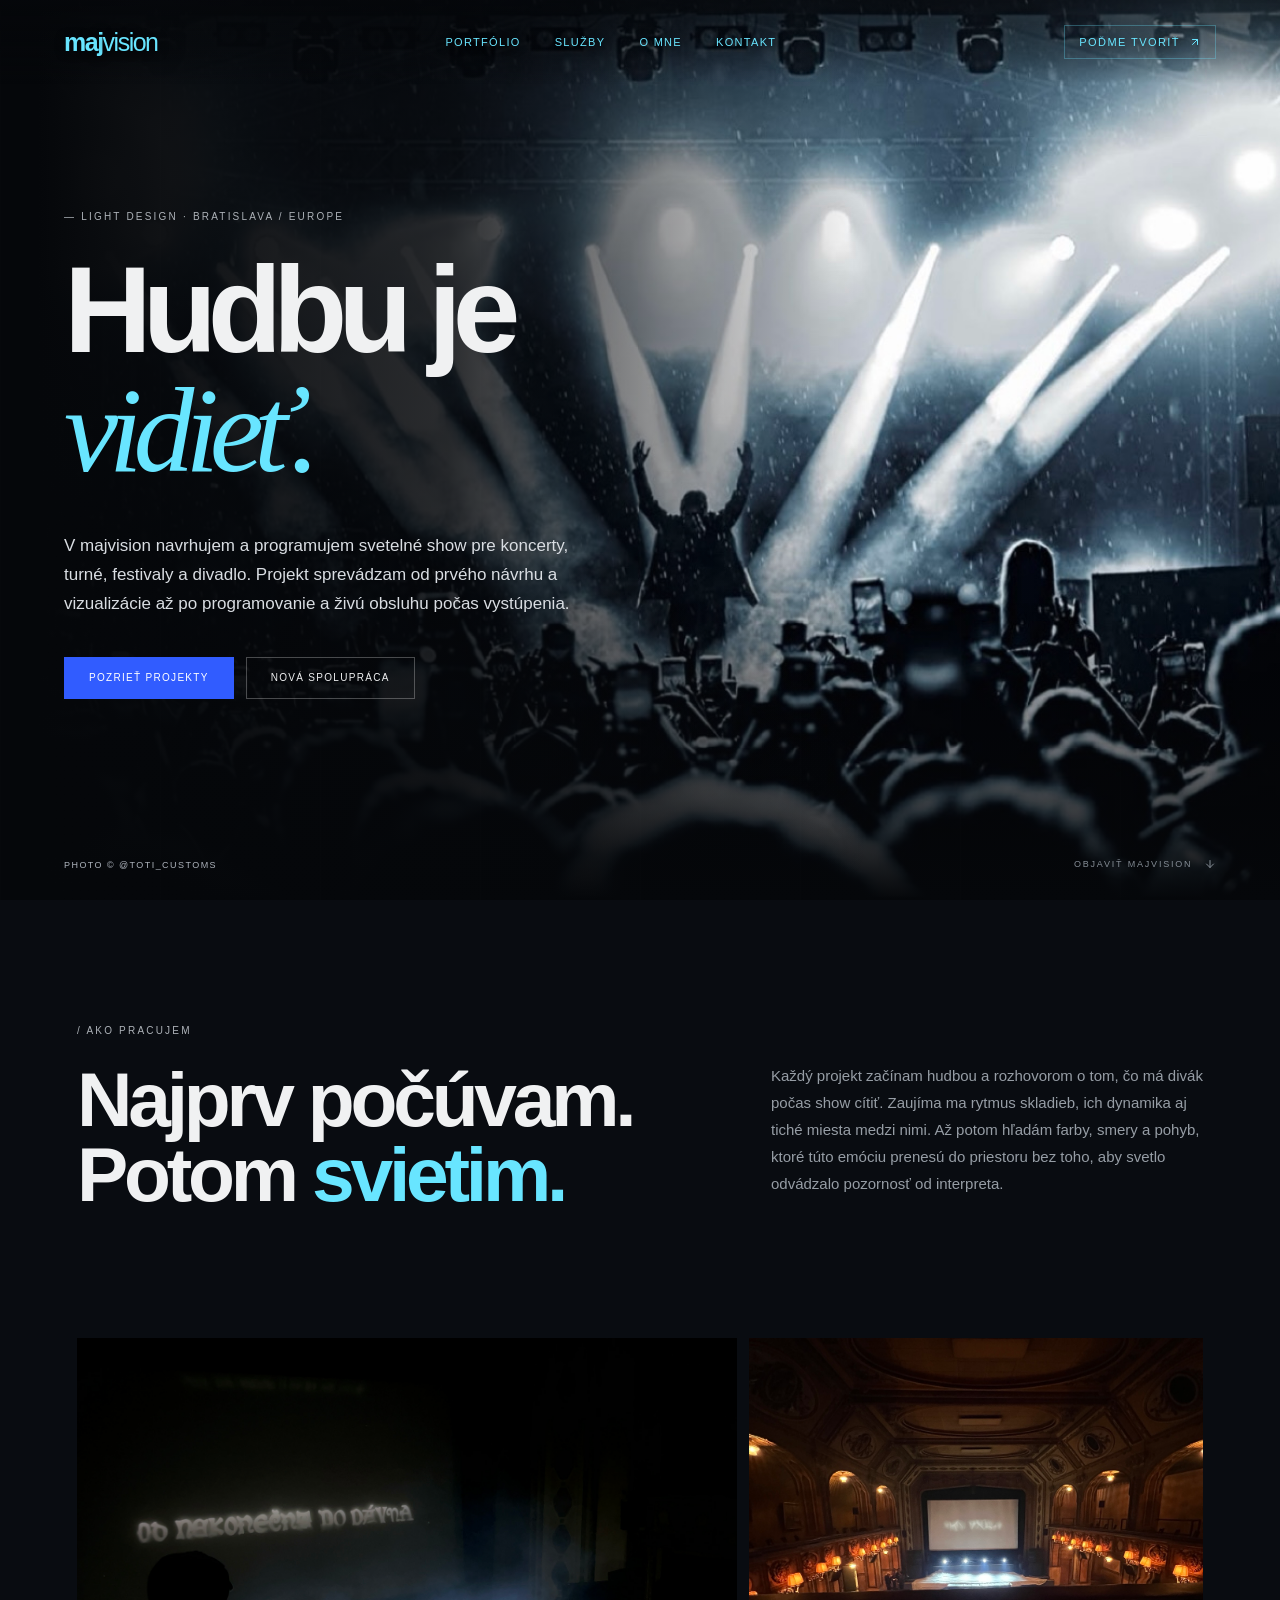
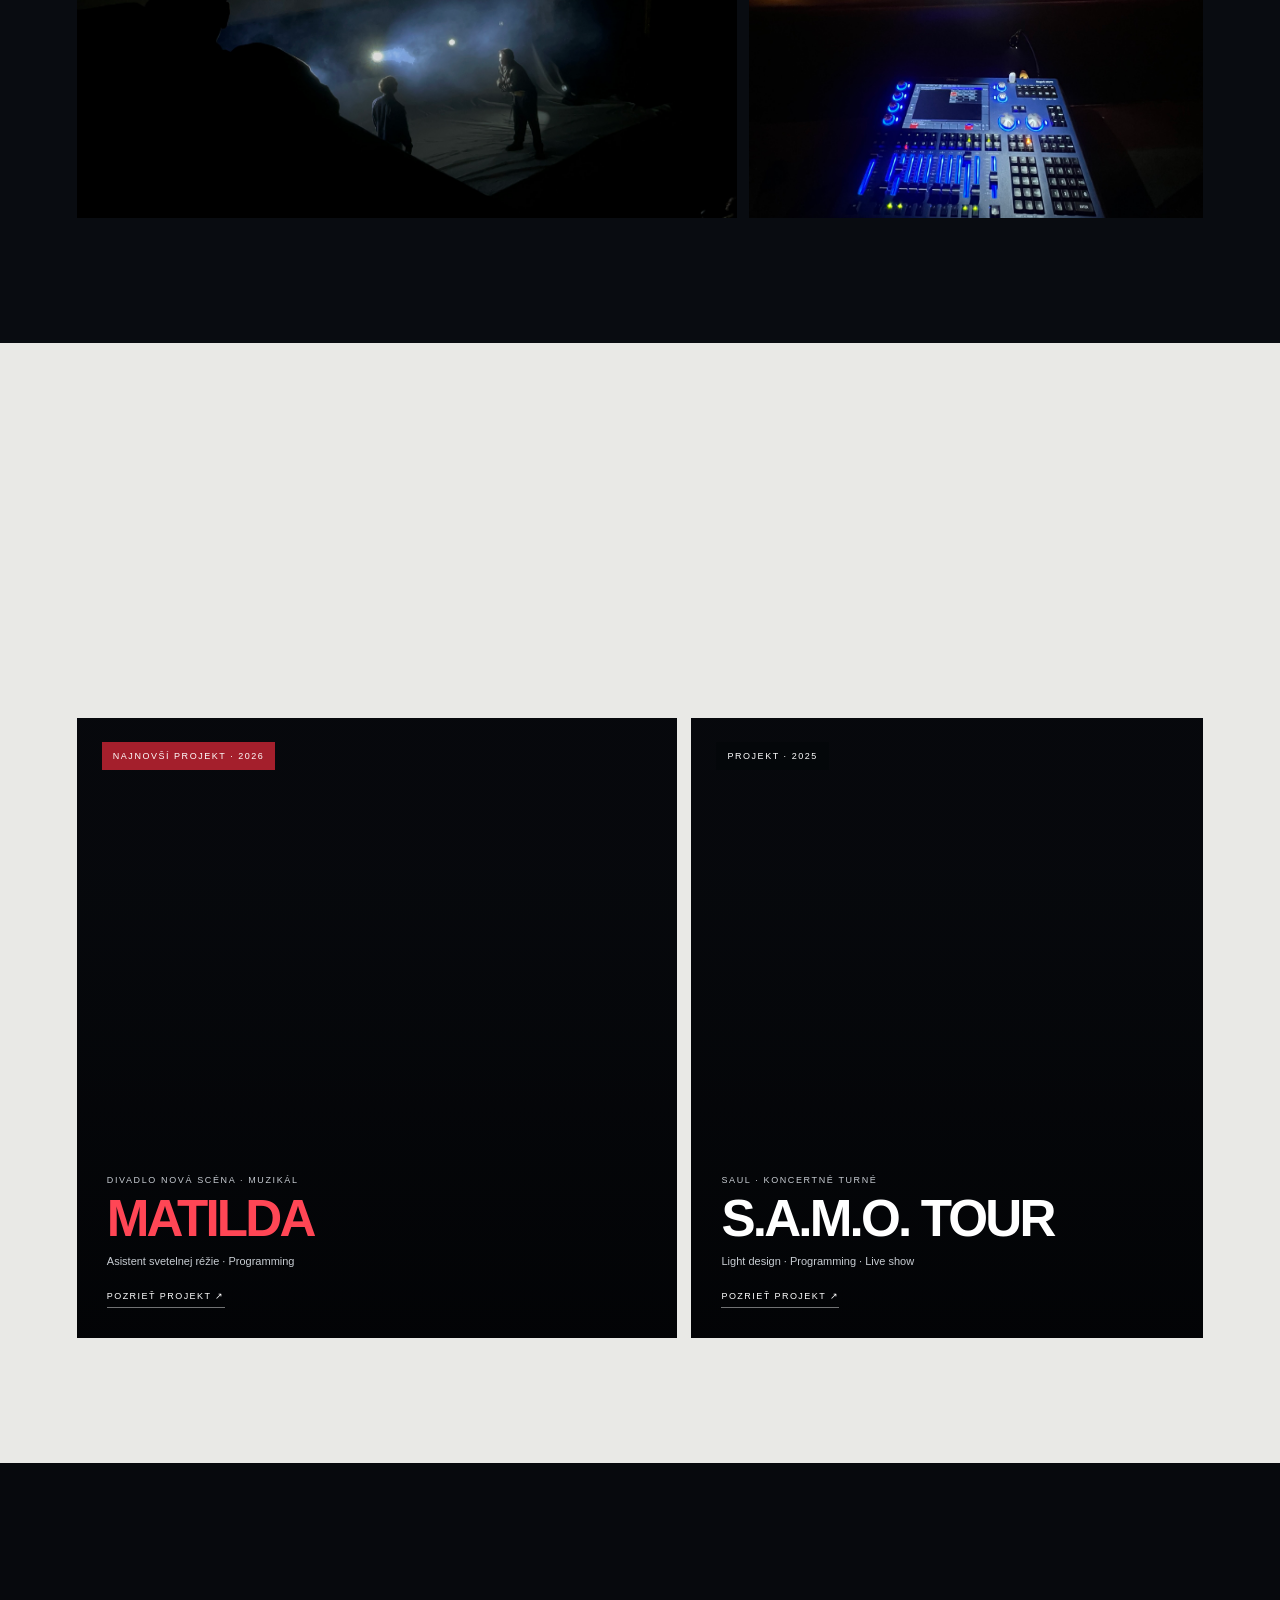
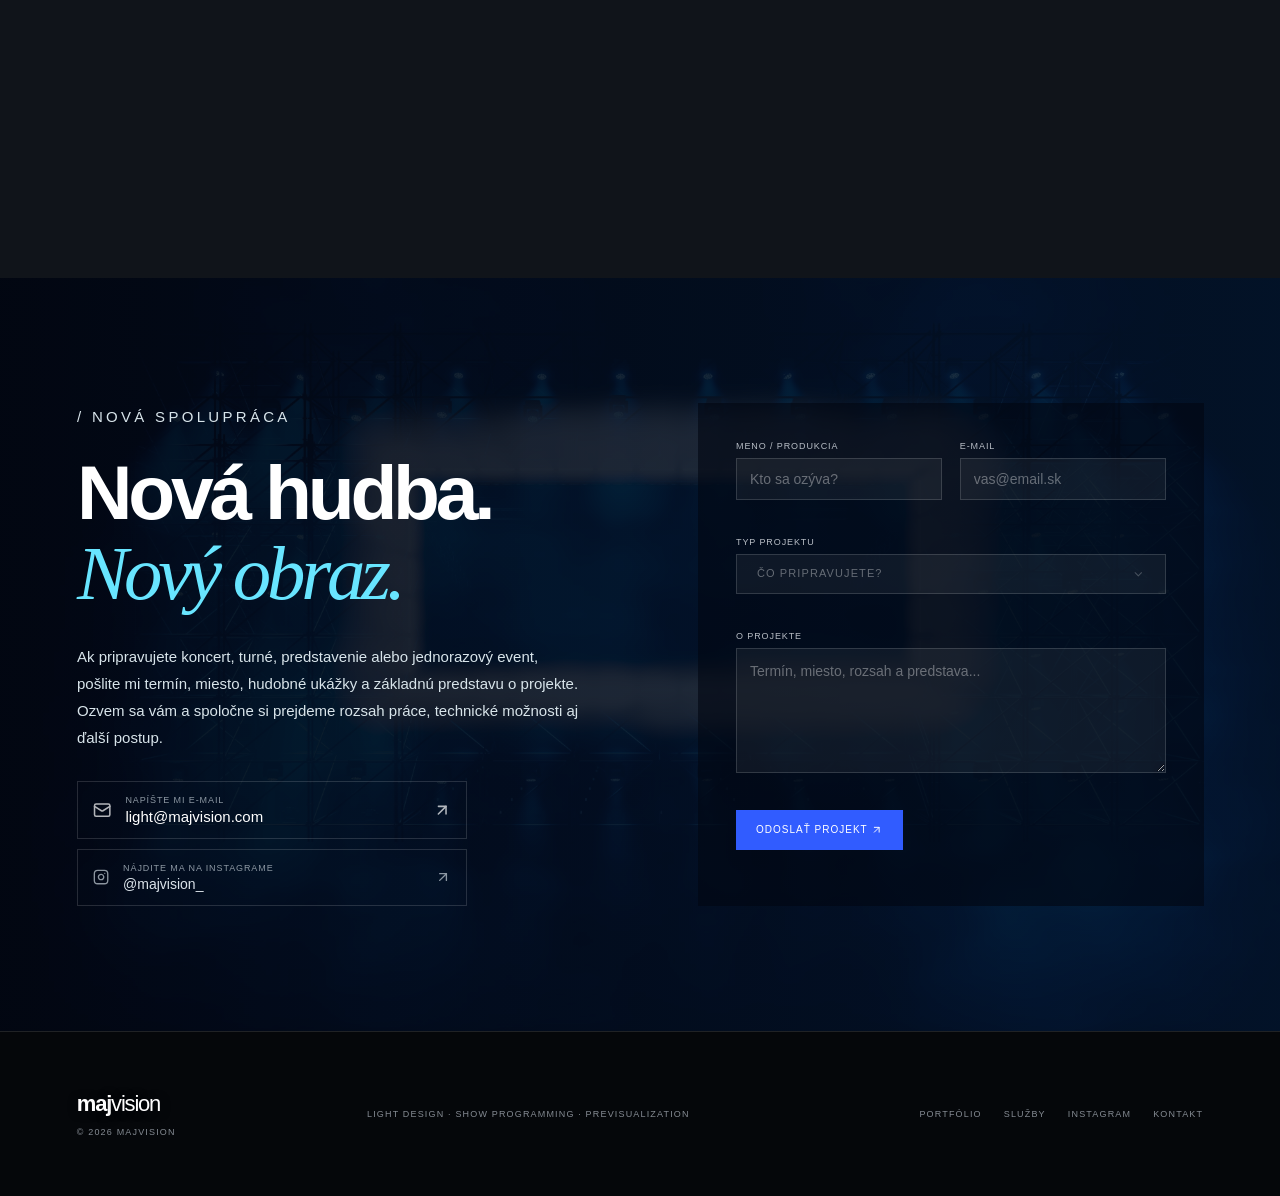
<file: index.html>
<!doctype html>
<html lang="sk">
  <head>
    <meta charset="utf-8" />
    <meta name="viewport" content="width=device-width,initial-scale=1" />
    <title>majvision — Hudbu je vidieť</title>
    <meta
      name="description"
      content="Light design, programovanie a live show pre koncerty, turné, festivaly a divadlo. Samuel · Bratislava / Europe."
    />
    <meta property="og:title" content="majvision — Hudbu je vidieť" />
    <meta
      property="og:description"
      content="Light design · Programming · Live show"
    />
    <meta property="og:image" content="assets/og.png" />
    <meta name="twitter:card" content="summary_large_image" />
    <link rel="icon" href="assets/favicon.svg" />
    <link rel="stylesheet" href="styles.css" />
  </head>
  <body>
    <main>
      <header>
        <a class="brand" href="#top">maj<span>vision</span></a>
        <button class="navToggle" type="button" aria-expanded="false" aria-controls="mainNav" aria-label="Menu"><svg class="ico" viewBox="0 0 24 24" aria-hidden="true"><path class="navBar1" d="M4 6h16"/><path class="navBar2" d="M4 12h16"/><path class="navBar3" d="M4 18h16"/></svg></button><nav id="mainNav">
          <a href="#work">Portfólio</a><a href="#services">Služby</a
          ><a href="#about">O mne</a><a href="#contact">Kontakt</a>
        </nav>
        <a class="navCta" href="#contact"
          >Poďme tvoriť
          <svg class="ico" viewBox="0 0 24 24" aria-hidden="true">
            <path d="M7 7h10v10" />
            <path d="M7 17 17 7" /></svg
        ></a>
      </header>

      <section class="hero" id="top">
        <div class="heroBg"></div>
        <div class="grid"></div>
        <div class="heroCopy">
          <p class="eyebrow">— Light design · Bratislava / Europe</p>
          <h1>Hudbu je<br /><em>vidieť.</em></h1>
          <p class="lead">
            V majvision navrhujem a programujem svetelné show pre koncerty,
            turné, festivaly a divadlo. Projekt sprevádzam od prvého návrhu a
            vizualizácie až po programovanie a živú obsluhu počas vystúpenia.
          </p>
          <div class="actions">
            <a class="btn primary" href="#work">Pozrieť projekty</a
            ><a class="btn" href="#contact">Nová spolupráca</a>
          </div>
        </div>
        <a
          class="heroCredit"
          href="https://instagram.com/toti_customs"
          target="_blank"
          rel="noreferrer"
          >Photo © @toti_customs</a
        >
        <div class="scroll">
          OBJAVIŤ MAJVISION
          <svg class="ico" viewBox="0 0 24 24" aria-hidden="true">
            <path d="M12 5v14" />
            <path d="m19 12-7 7-7-7" />
          </svg>
        </div>
      </section>

      <section class="statement section">
        <p class="kicker">/ AKO PRACUJEM</p>
        <div>
          <h2>Najprv počúvam.<br />Potom <span>svietim.</span></h2>
          <p>
            Každý projekt začínam hudbou a rozhovorom o tom, čo má divák počas
            show cítiť. Zaujíma ma rytmus skladieb, ich dynamika aj tiché miesta
            medzi nimi. Až potom hľadám farby, smery a pohyb, ktoré túto emóciu
            prenesú do priestoru bez toho, aby svetlo odvádzalo pozornosť od
            interpreta.
          </p>
          <div class="statementPhotos">
            <img
              src="assets/listen-stage.jpeg"
              alt="Tmavá divadelná scéna vo svetle a hmle"
            loading="lazy"
              decoding="async"
            /><img
              src="assets/listen-console.jpeg"
              alt="Svetelný pult ChamSys v divadle"
            loading="lazy"
              decoding="async"
            />
          </div>
        </div>
      </section>

      <section class="work section" id="work">
    <div class="sectionHead portfolioHead"><div><p class="kicker">/ VYBRANÉ PROJEKTY</p><h2>Obraz, ktorý<br><em>zostáva.</em></h2></div><p>Výber koncertných a divadelných projektov, na ktorých som sa podieľal ako light designer, programátor alebo asistent svetelnej réžie. Otvorením projektu si môžete pozrieť celý príbeh, technické informácie aj galériu svetelných obrazov.</p></div>
    <div class="portfolioGrid">
      <a class="portfolioCard matildaCard" href="projekty/matilda/">
        <img src="assets/matilda-cover.jpg" loading="lazy" decoding="async" alt="Matilda v Divadle Nová scéna, svetelný obraz s hereckým ansámblom">
        <span class="portfolioFlag">Najnovší projekt · 2026</span>
        <div class="portfolioCardCopy"><p>Divadlo Nová scéna · muzikál</p><h3>MATILDA</h3><span>Asistent svetelnej réžie · Programming</span><b>Pozrieť projekt ↗</b></div>
      </a>
      <a class="portfolioCard saulCard" href="projekty/samo-tour-2025/">
        <img src="assets/saul-01.jpeg" loading="lazy" decoding="async" alt="SAUL S.A.M.O. Tour 2025, červený svetelný obraz">
        <span class="portfolioFlag">Projekt · 2025</span>
        <div class="portfolioCardCopy"><p>SAUL · koncertné turné</p><h3>S.A.M.O. TOUR</h3><span>Light design · Programming · Live show</span><b>Pozrieť projekt ↗</b></div>
      </a>
    </div>
  </section>

      <section class="services section" id="services">
        <div class="servicesIntro">
          <p class="kicker">/ OD NÁPADU PO SHOW</p>
          <h2>Obraz, systém<br />a správny <em>moment.</em></h2>
          <p>
            S klientom môžem spolupracovať na kompletnej show alebo na jej
            konkrétnej časti. Kreatívny návrh vždy prepájam s technickou
            prípravou, aby sa dal výsledok spoľahlivo postaviť, naprogramovať a
            zopakovať aj na ďalšom mieste.
          </p>
          <div class="servicesPhotos">
            <img
              src="assets/services-red.jpeg"
              alt="Programovanie červeného svetelného obrazu v previzualizácii"
            loading="lazy"
              decoding="async"
            /><img
              src="assets/services-blue.jpeg"
              alt="Programovanie modrého svetelného obrazu v previzualizácii"
            loading="lazy"
              decoding="async"
            />
          </div>
        </div>
        <div class="serviceList">
          <article>
            <span>01</span>
            <div>
              <h3>Light design</h3>
              <p>
                Pre každý projekt vytváram vlastný vizuálny jazyk, ktorý
                vychádza z hudby, charakteru interpreta a možností priestoru.
                Navrhujem celkovú atmosféru, rozmiestnenie techniky aj konkrétne
                svetelné obrazy tak, aby všetky časti show pôsobili ako jeden
                celok.
              </p>
            </div>
            <b
              ><svg class="ico" viewBox="0 0 24 24" aria-hidden="true">
                <path d="M7 7h10v10" />
                <path d="M7 17 17 7" /></svg
            ></b>
          </article>
          <article>
            <span>02</span>
            <div>
              <h3>Programovanie &amp; live show</h3>
              <p>
                Pripravený dizajn prenesiem do svetelného pultu a naprogramujem
                jednotlivé skladby, prechody, efekty aj improvizované momenty.
                Počas koncertu show ovládam naživo, vďaka čomu dokážem reagovať
                na interpreta, publikum aj aktuálnu energiu večera.
              </p>
            </div>
            <b
              ><svg class="ico" viewBox="0 0 24 24" aria-hidden="true">
                <path d="M7 7h10v10" />
                <path d="M7 17 17 7" /></svg
            ></b>
          </article>
          <article>
            <span>03</span>
            <div>
              <h3>Previzualizácia</h3>
              <p>
                Show pripravujem v 3D ešte pred príchodom na miesto. V Capture
                si overím kompozíciu a možnosti zostavy, následne pripravím
                light plot, patch a technické podklady, podľa ktorých môže
                produkcia a dodávateľ techniky pracovať.
              </p>
            </div>
            <b
              ><svg class="ico" viewBox="0 0 24 24" aria-hidden="true">
                <path d="M7 7h10v10" />
                <path d="M7 17 17 7" /></svg
            ></b>
          </article>
          <article>
            <span>04</span>
            <div>
              <h3>Timecode show</h3>
              <p>
                Pri projektoch, ktoré vyžadujú absolútnu presnosť,
                synchronizujem svetlo s hudbou pomocou timecodu. Každý prechod,
                akcent a blackout tak príde na určené miesto, pričom celá show
                si stále zachováva prirodzený rytmus.
              </p>
            </div>
            <b
              ><svg class="ico" viewBox="0 0 24 24" aria-hidden="true">
                <path d="M7 7h10v10" />
                <path d="M7 17 17 7" /></svg
            ></b>
          </article>
        </div>
      </section>

      <section class="about section" id="about">
        <div class="aboutVisual">
          <span>DESIGN<br />PROGRAMMING<br />OPERATION</span>
        </div>
        <div class="aboutCopy">
          <p class="kicker">/ SAMUEL · MAJVISION</p>
          <h2>Za pultom.<br />Aj pred ním.</h2>
          <p>
            Volám sa Samuel a pôsobím ako light designer v Bratislave. Svetlo
            vnímam ako priestor, v ktorom sa stretáva technická presnosť s
            emóciou. Každý projekt preto začínam hľadaním atmosféry a vizuálneho
            jazyka, ktorý prirodzene vyrastá z hudby, priestoru a charakteru
            interpreta.
          </p>
          <p>
            Svetelné show navrhujem, pripravujem v 3D, programujem a podľa
            potrieb projektu aj ovládam naživo. Vďaka skúsenostiam z celého
            procesu dokážem premýšľať nad výsledným obrazom aj nad jeho reálnym
            fungovaním na pódiu.
          </p>
          <p>
            Dizajn vytváram s ohľadom na technické možnosti produkcie, meniace
            sa podmienky počas turné a energiu živého vystúpenia.
          </p>
          <div class="tools">
            <span>ChamSys MagicQ</span><span>grandMA3</span><span>Capture</span
            ><span>Timecode</span>
          </div>
        </div>
      </section>

      <section class="contact section" id="contact">
        <div class="contactTitle">
          <p class="kicker">/ NOVÁ SPOLUPRÁCA</p>
          <h2>Nová hudba.<br /><em>Nový obraz.</em></h2>
          <p>
            Ak pripravujete koncert, turné, predstavenie alebo jednorazový
            event, pošlite mi termín, miesto, hudobné ukážky a základnú
            predstavu o projekte. Ozvem sa vám a spoločne si prejdeme rozsah
            práce, technické možnosti aj ďalší postup.
          </p>
          <a href="mailto:light@majvision.com"
            ><svg class="ico contactIco" viewBox="0 0 24 24" aria-hidden="true">
              <rect width="20" height="16" x="2" y="4" rx="2" />
              <path d="m22 7-8.97 5.7a1.94 1.94 0 0 1-2.06 0L2 7" /></svg
            ><span class="contactText"
              ><span class="contactLabel">Napíšte mi e-mail</span
              ><span class="contactValue">light@majvision.com</span></span
            ><svg class="ico" viewBox="0 0 24 24" aria-hidden="true">
              <path d="M7 7h10v10" />
              <path d="M7 17 17 7" /></svg></a
          ><a
            class="instagram"
            href="https://instagram.com/majvision_"
            target="_blank"
            rel="noreferrer"
            ><svg class="ico contactIco" viewBox="0 0 24 24" aria-hidden="true">
              <rect width="20" height="20" x="2" y="2" rx="5" ry="5" />
              <path d="M16 11.37A4 4 0 1 1 12.63 8 4 4 0 0 1 16 11.37z" />
              <line x1="17.5" x2="17.51" y1="6.5" y2="6.5" /></svg
            ><span class="contactText"
              ><span class="contactLabel">Nájdite ma na Instagrame</span
              ><span class="contactValue">@majvision_</span></span
            ><svg class="ico" viewBox="0 0 24 24" aria-hidden="true">
              <path d="M7 7h10v10" />
              <path d="M7 17 17 7" /></svg
          ></a>
        </div>
        <form
          id="contactForm"
          action="https://api.web3forms.com/submit"
          method="POST"
        >
          <!-- Access key z web3forms.com (Create Access Key -> príde e-mailom). Nahraď hodnotu nižšie. --><input
            type="hidden"
            name="access_key"
            value="de63ae07-8106-48c7-bc31-4310ffb6764e"
          /><input
            type="hidden"
            name="subject"
            value="Nový projekt z majvision.com"
          /><input type="hidden" name="from_name" value="majvision.com" /><input
            class="formHoney"
            type="checkbox"
            name="botcheck"
            tabindex="-1"
            autocomplete="off"
          /><label
            >Meno / produkcia<input
              name="name"
              required
              placeholder="Kto sa ozýva?" /></label
          ><label
            >E-mail<input
              name="email"
              type="email"
              required
              placeholder="vas@email.sk"
          /></label>
          <div class="field full">
            <span class="lbl" id="typLabel">Typ projektu</span>
            <div class="sel" data-select>
              <button
                type="button"
                class="selTrigger"
                id="typTrigger"
                role="combobox"
                aria-haspopup="listbox"
                aria-expanded="false"
                aria-controls="typList"
                aria-labelledby="typLabel typTrigger"
              >
                <span class="selValue" data-placeholder="Čo pripravujete?"
                  >Čo pripravujete?</span
                ><svg
                  class="ico selChevron"
                  viewBox="0 0 24 24"
                  aria-hidden="true"
                >
                  <path d="m6 9 6 6 6-6" />
                </svg>
              </button>
              <ul
                class="selList"
                id="typList"
                role="listbox"
                aria-labelledby="typLabel"
                tabindex="-1"
                hidden
              >
                <li
                  class="selOption"
                  role="option"
                  id="typ-0"
                  aria-selected="false"
                  data-value="Koncert alebo festival"
                >
                  Koncert alebo festival
                </li>
                <li
                  class="selOption"
                  role="option"
                  id="typ-1"
                  aria-selected="false"
                  data-value="Divadlo"
                >
                  Divadlo
                </li>
                <li
                  class="selOption"
                  role="option"
                  id="typ-2"
                  aria-selected="false"
                  data-value="Event"
                >
                  Event
                </li>
                <li
                  class="selOption"
                  role="option"
                  id="typ-3"
                  aria-selected="false"
                  data-value="Timecode show"
                >
                  Timecode show
                </li>
                <li
                  class="selOption"
                  role="option"
                  id="typ-4"
                  aria-selected="false"
                  data-value="Iné"
                >
                  Iné
                </li>
              </ul>
              <input type="hidden" name="Typ projektu" value="" />
            </div>
          </div>
          <label class="full"
            >O projekte<textarea
              name="Správa"
              required
              placeholder="Termín, miesto, rozsah a predstava..."
              rows="5"
            ></textarea></label
          ><button class="btn primary" type="submit">
            Odoslať projekt
            <svg class="ico" viewBox="0 0 24 24" aria-hidden="true">
              <path d="M7 7h10v10" />
              <path d="M7 17 17 7" />
            </svg>
          </button>
          <p
            class="formStatus"
            id="formStatus"
            role="status"
            aria-live="polite"
            hidden
          ></p>
        </form>
      </section>

      <footer>
        <a class="brand" href="#top">maj<span>vision</span></a>
        <p>Light design · Show programming · Previsualization</p>
        <div>
          <a href="#work">Portfólio</a><a href="#services">Služby</a
          ><a
            href="https://instagram.com/majvision_"
            target="_blank"
            rel="noreferrer"
            >Instagram</a
          ><a href="#contact">Kontakt</a>
        </div>
        <span>© 2026 majvision</span>
      </footer>
    </main>
<script>
(function () {
  var toggle = document.querySelector('.navToggle');
  var nav = document.getElementById('mainNav');
  if (!toggle || !nav) return;

  function setOpen(open) {
    document.body.classList.toggle('navOpen', open);
    toggle.setAttribute('aria-expanded', open ? 'true' : 'false');
    toggle.setAttribute('aria-label', open ? 'Zavrieť menu' : 'Menu');
  }

  toggle.addEventListener('click', function () {
    setOpen(!document.body.classList.contains('navOpen'));
  });

  nav.addEventListener('click', function (e) {
    if (e.target.tagName === 'A') setOpen(false);
  });

  document.addEventListener('keydown', function (e) {
    if (e.key === 'Escape' && document.body.classList.contains('navOpen')) {
      setOpen(false);
      toggle.focus();
    }
  });
})();
</script>
<script>
(function () {
  var reduce = matchMedia('(prefers-reduced-motion: reduce)').matches;

  /* Video sa nacita az ked je blizko viewportu - autoplay by inak
     stiahol 2,5 MB hned pri otvoreni stranky. */
  var video = document.querySelector('video[data-src]');
  if (video) {
    if (!('IntersectionObserver' in window)) {
      video.src = video.dataset.src;
    } else {
      new IntersectionObserver(function (entries, obs) {
        entries.forEach(function (e) {
          if (!e.isIntersecting) return;
          video.src = video.dataset.src;
          obs.unobserve(video);
        });
      }, { rootMargin: '300px' }).observe(video);
    }
  }

  /* Odhalovanie obsahu pri scrollovani. Animuje sa len opacity a
     transform, takze to bezi na kompozitore bez prekreslovania layoutu. */
  if (reduce || !('IntersectionObserver' in window)) return;

  var targets = document.querySelectorAll(
    '.statement > .kicker, .statement h2, .statement div > p, .statementPhotos,' +
    '.sectionHead, .projectMeta, .saulGallery figure,' +
    '.servicesIntro, .serviceList article,' +
    '.processGrid > *, .aboutVisual, .aboutCopy > *,' +
    '.contactTitle > *, .contact form'
  );

  var io = new IntersectionObserver(function (entries) {
    entries.forEach(function (e) {
      if (!e.isIntersecting) return;
      e.target.classList.add('isIn');
      io.unobserve(e.target);
    });
  }, { rootMargin: '0px 0px -8% 0px', threshold: 0.05 });

  targets.forEach(function (el, i) {
    el.classList.add('reveal');
    /* male oneskorenie v ramci skupiny vytvori kaskadu, max 3 kroky */
    el.style.setProperty('--d', (i % 4) * 60 + 'ms');
    io.observe(el);
  });

  /* Poistka: keby observer z akehokolvek dovodu nezbehol, obsah nesmie
     ostat neviditelny - po 2,5 s efekt zrusime. */
  setTimeout(function () {
    if (document.querySelector('.reveal.isIn')) return;
    targets.forEach(function (el) { el.classList.remove('reveal'); });
  }, 2500);
})();
</script>
    <script>
      (function () {
        var root = document.querySelector("[data-select]");
        if (!root) return;

        var trigger = root.querySelector(".selTrigger");
        var value = root.querySelector(".selValue");
        var list = root.querySelector(".selList");
        var hidden = root.querySelector('input[type="hidden"]');
        var options = [].slice.call(root.querySelectorAll(".selOption"));
        var active = -1;

        function open() {
          list.hidden = false;
          root.classList.add("isOpen");
          trigger.setAttribute("aria-expanded", "true");
          setActive(active > -1 ? active : 0);
        }

        function close(refocus) {
          list.hidden = true;
          root.classList.remove("isOpen");
          trigger.setAttribute("aria-expanded", "false");
          trigger.removeAttribute("aria-activedescendant");
          if (refocus) trigger.focus();
        }

        function setActive(i) {
          if (i < 0) i = options.length - 1;
          if (i >= options.length) i = 0;
          active = i;
          options.forEach(function (o, n) {
            o.classList.toggle("isActive", n === i);
          });
          trigger.setAttribute("aria-activedescendant", options[i].id);
          options[i].scrollIntoView({ block: "nearest" });
        }

        function choose(i) {
          var opt = options[i];
          options.forEach(function (o) {
            o.setAttribute("aria-selected", "false");
          });
          opt.setAttribute("aria-selected", "true");
          value.textContent = opt.textContent;
          root.classList.add("hasValue");
          hidden.value = opt.dataset.value;
          active = i;
          close(true);
        }

        trigger.addEventListener("click", function () {
          list.hidden ? open() : close(false);
        });

        trigger.addEventListener("keydown", function (e) {
          if (
            e.key === "ArrowDown" ||
            e.key === "ArrowUp" ||
            e.key === "Enter" ||
            e.key === " "
          ) {
            e.preventDefault();
            if (list.hidden) {
              open();
            } else {
              setActive(active + (e.key === "ArrowUp" ? -1 : 1));
            }
          } else if (e.key === "Escape") {
            close(false);
          }
        });

        list.addEventListener("keydown", function (e) {
          trigger.dispatchEvent(new KeyboardEvent("keydown", e));
        });

        root.addEventListener("keydown", function (e) {
          if (list.hidden) return;
          if (e.key === "Enter" || e.key === " ") {
            e.preventDefault();
            choose(active);
          } else if (e.key === "Escape") {
            e.preventDefault();
            close(true);
          } else if (e.key === "Home") {
            e.preventDefault();
            setActive(0);
          } else if (e.key === "End") {
            e.preventDefault();
            setActive(options.length - 1);
          } else if (e.key === "Tab") {
            close(false);
          }
        });

        options.forEach(function (opt, i) {
          opt.addEventListener("click", function () {
            choose(i);
          });
          opt.addEventListener("mousemove", function () {
            setActive(i);
          });
        });

        document.addEventListener("click", function (e) {
          if (!root.contains(e.target) && !list.hidden) close(false);
        });

        // po resete formulara vratit placeholder
        root.closest("form").addEventListener("reset", function () {
          setTimeout(function () {
            value.textContent = value.dataset.placeholder;
            root.classList.remove("hasValue");
            hidden.value = "";
            active = -1;
            options.forEach(function (o) {
              o.setAttribute("aria-selected", "false");
            });
          }, 0);
        });
      })();
    </script>
    <script>
      (function () {
        var form = document.getElementById("contactForm");
        if (!form || !window.fetch) return;
        var status = document.getElementById("formStatus");
        var button = form.querySelector('button[type="submit"]');
        var fail =
          "Správu sa nepodarilo odoslať. Napíšte mi prosím priamo na light@majvision.com.";

        function show(text, state) {
          status.hidden = false;
          status.className = "formStatus" + (state ? " " + state : "");
          status.textContent = text;
        }

        form.addEventListener("submit", function (event) {
          event.preventDefault();

          var typ = form.querySelector('input[name="Typ projektu"]');
          if (typ && !typ.value) {
            show("Vyberte prosím typ projektu.", "err");
            var trigger = form.querySelector(".selTrigger");
            if (trigger) trigger.focus();
            return;
          }

          button.disabled = true;
          show("Odosielam…");

          var payload = {};
          new FormData(form).forEach(function (value, key) {
            payload[key] = value;
          });

          fetch(form.action, {
            method: "POST",
            headers: {
              "Content-Type": "application/json",
              Accept: "application/json",
            },
            body: JSON.stringify(payload),
          })
            .then(function (response) {
              return response.json().then(function (data) {
                if (!response.ok || !data.success)
                  throw new Error(data.message || fail);
                form.reset();
                show("Ďakujem, správa je odoslaná. Ozvem sa čo najskôr.", "ok");
              });
            })
            .catch(function () {
              show(fail, "err");
            })
            .then(function () {
              button.disabled = false;
            });
        });
      })();
    </script>
  </body>
</html>
</file>
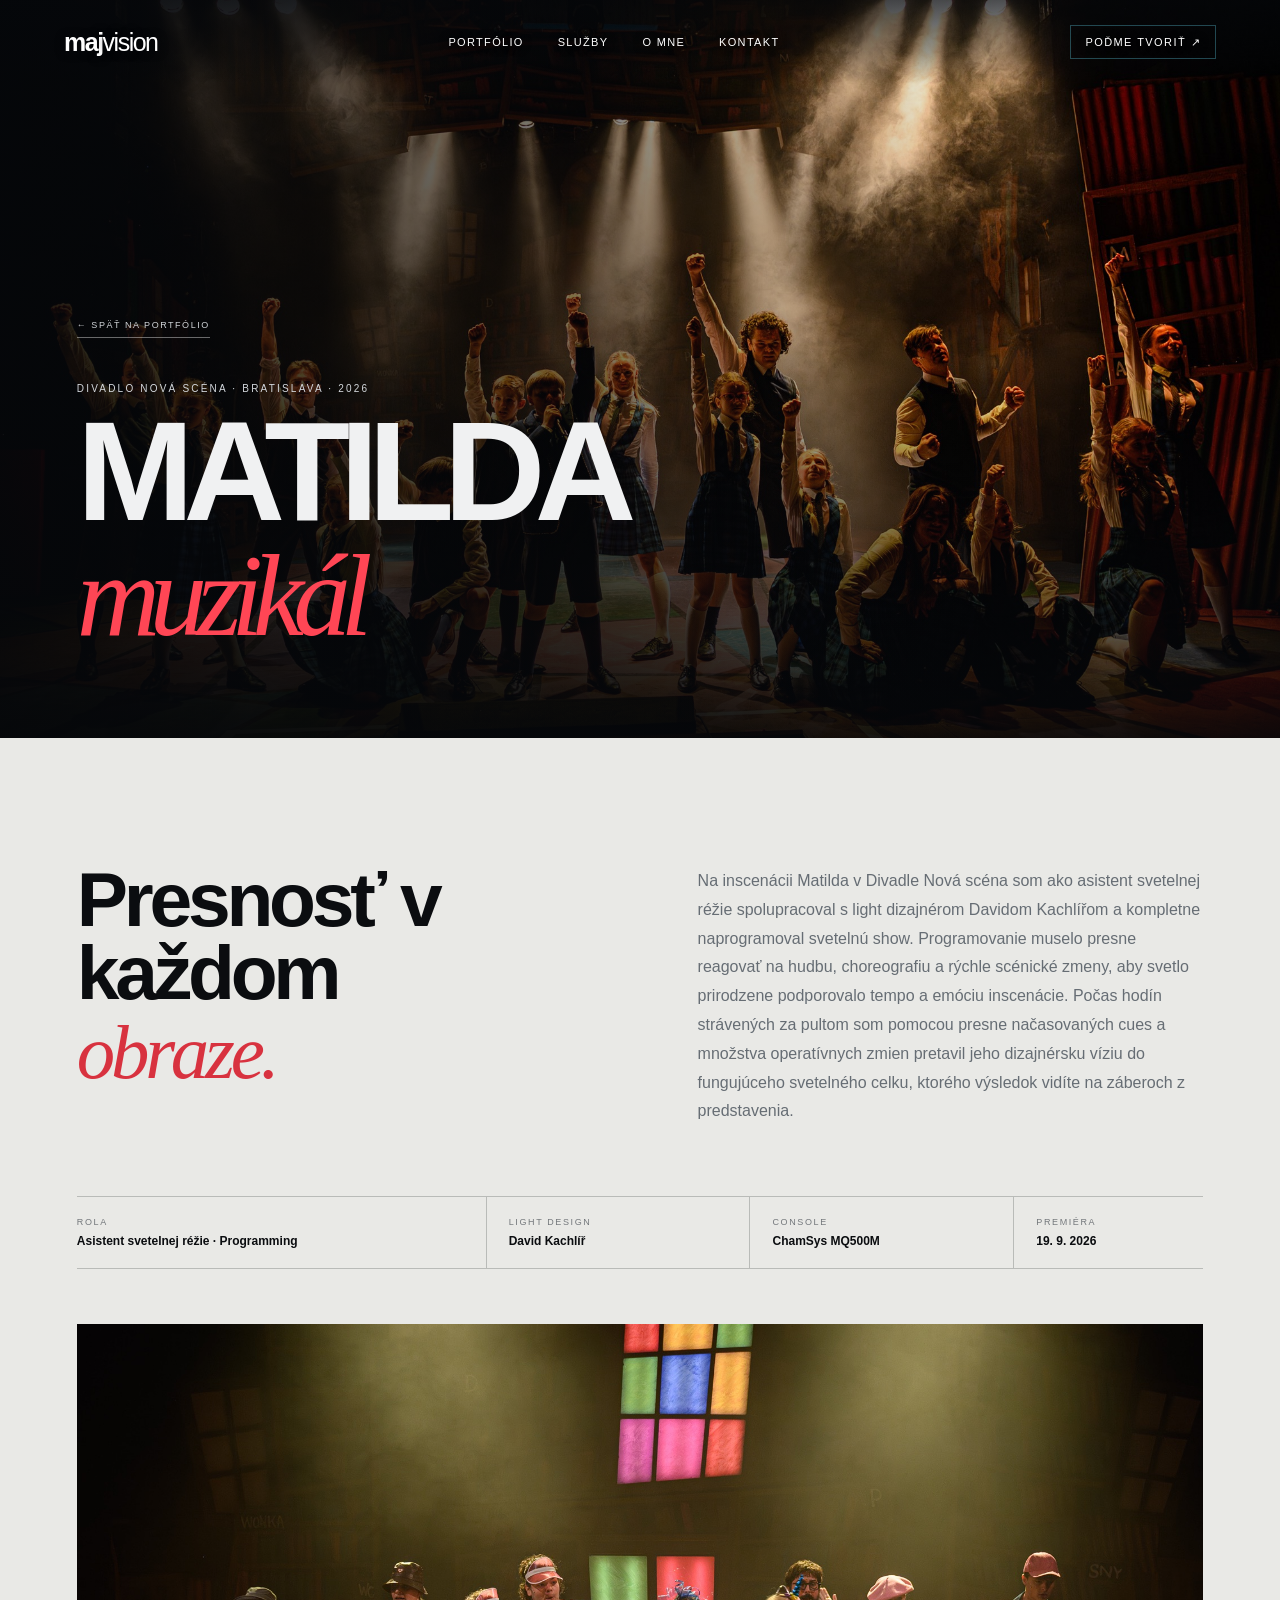
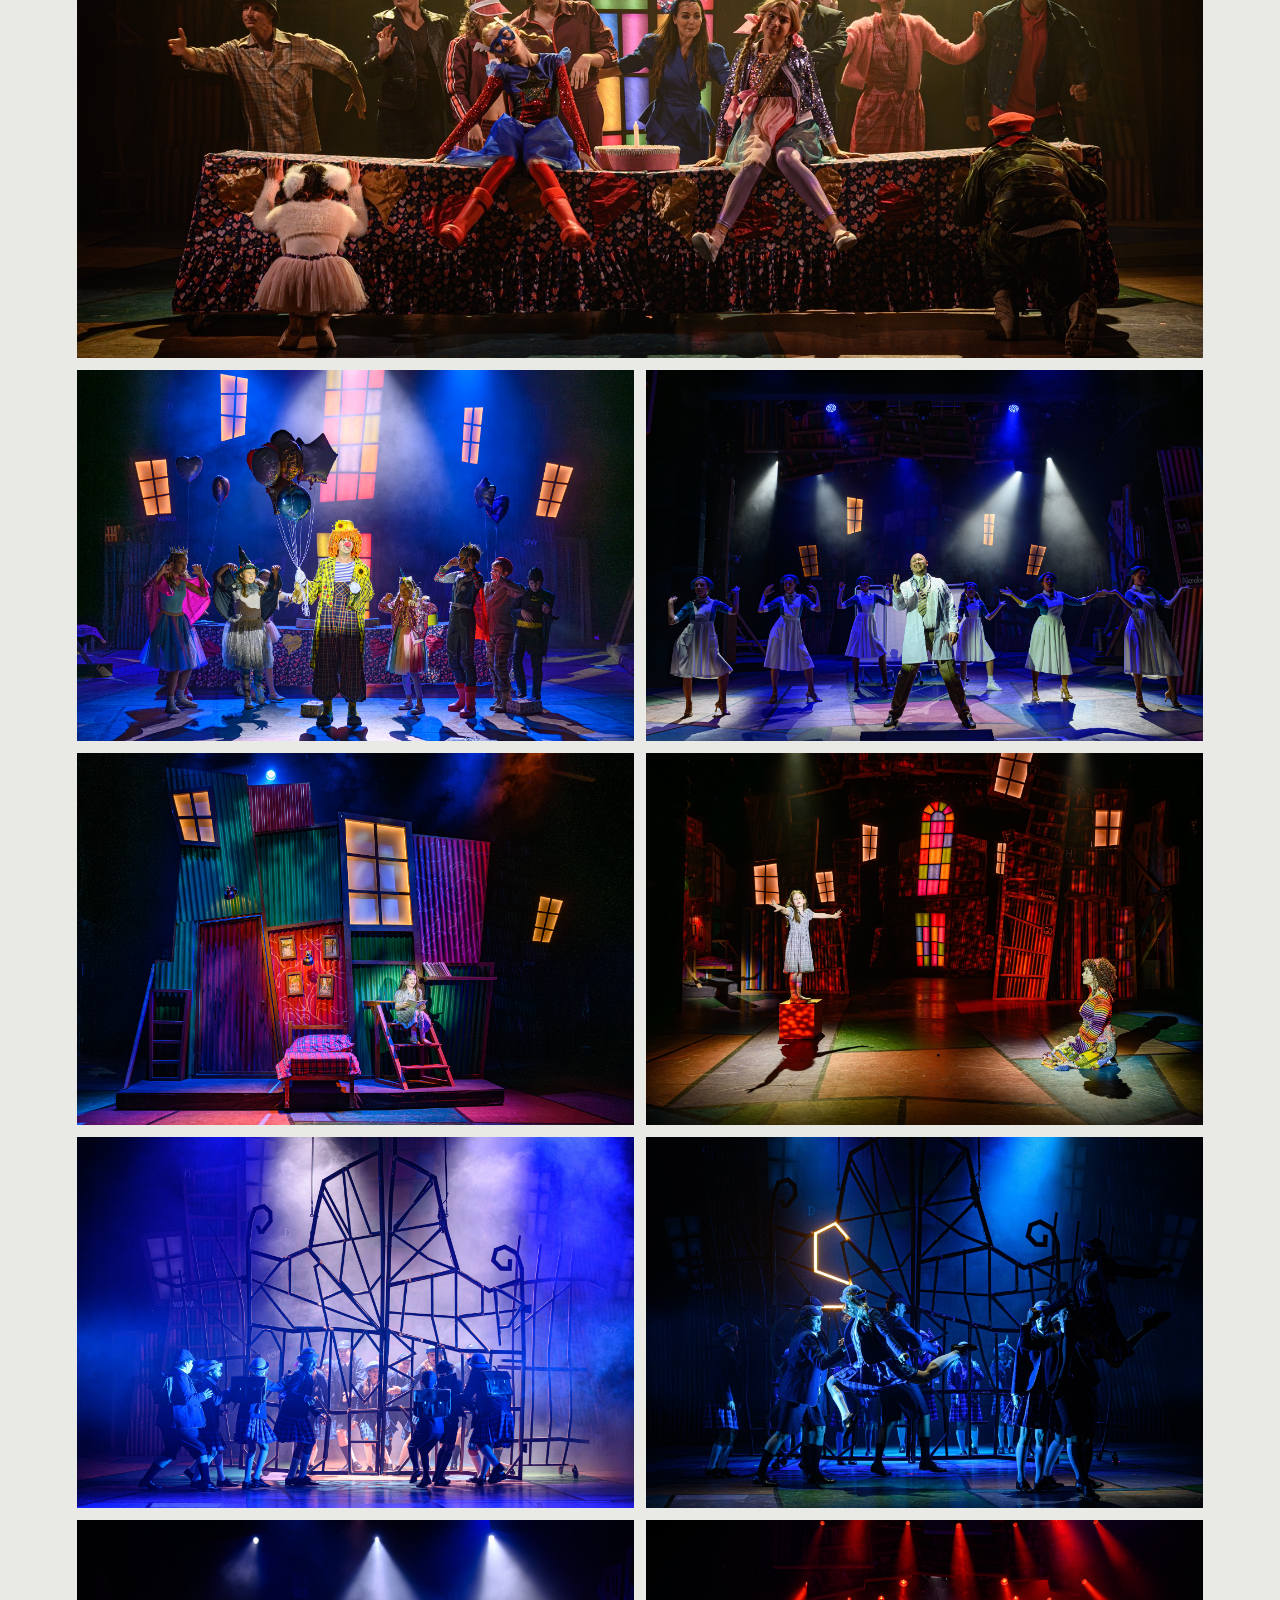
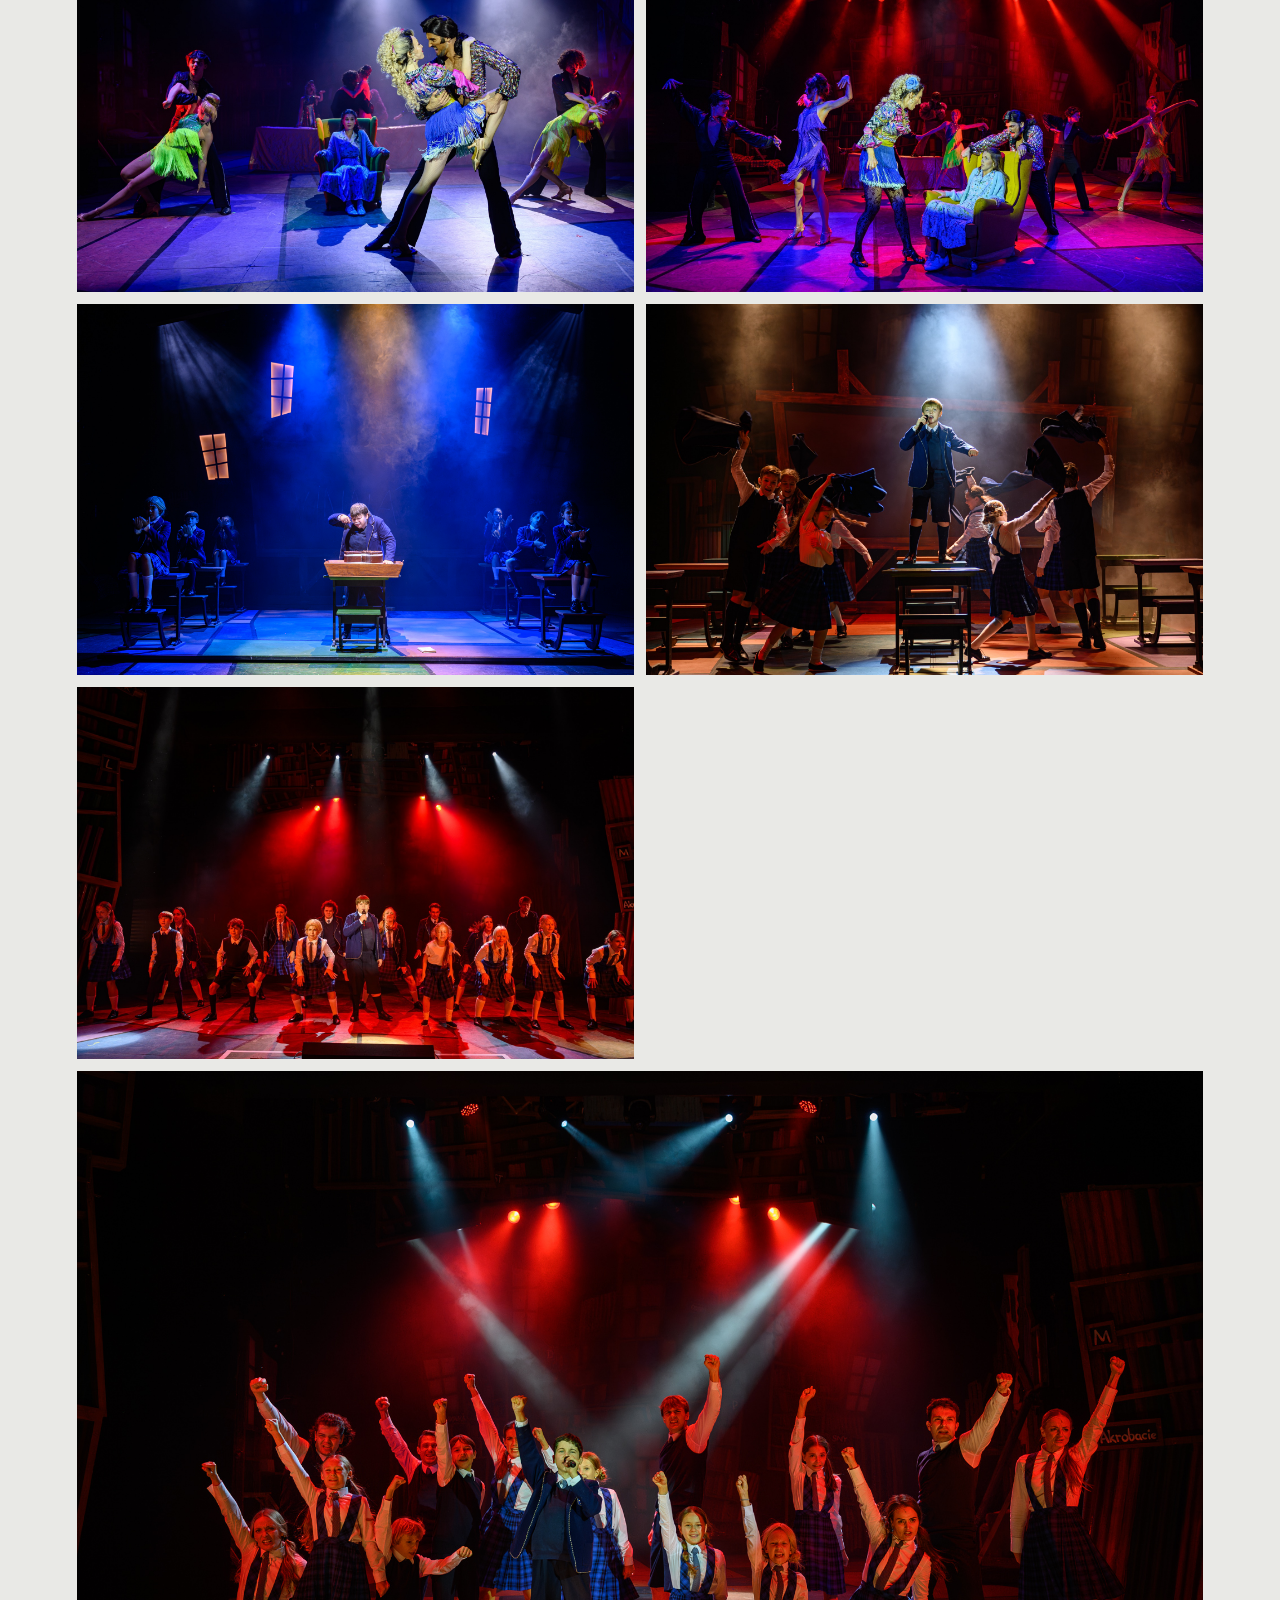
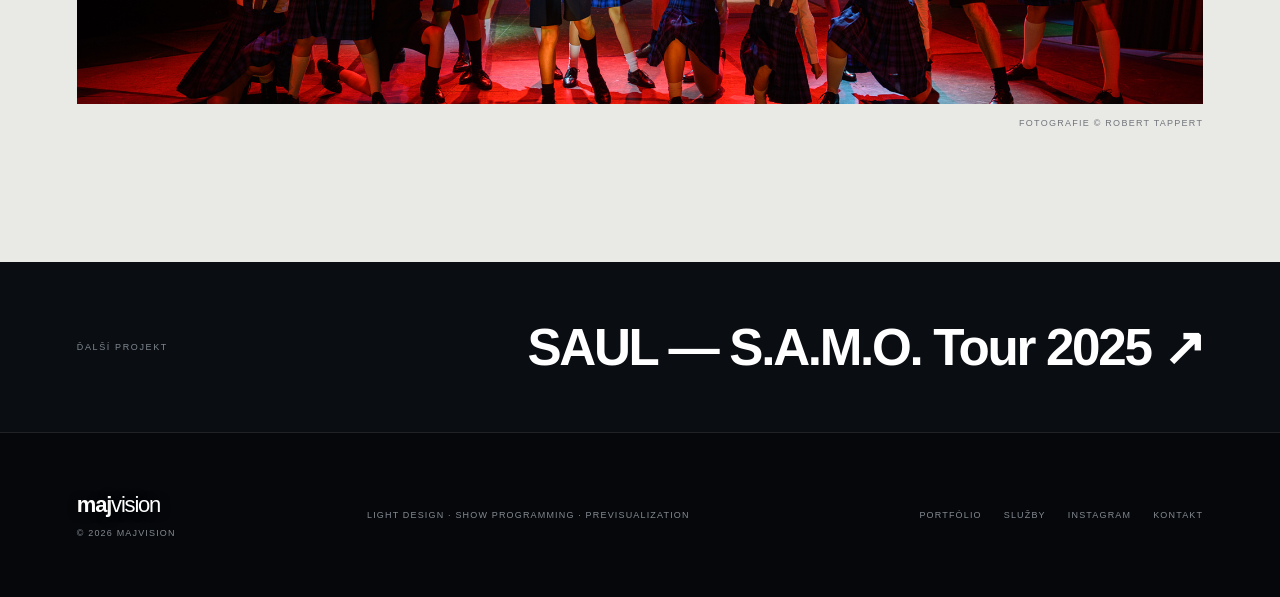
<file: projekty/matilda/index.html>
<!doctype html>
<html lang="sk">
<head>
  <meta charset="utf-8">
  <meta name="viewport" content="width=device-width,initial-scale=1">
  <title>Matilda — majvision</title>
  <meta name="description" content="Matilda v Divadle Nová scéna — asistencia svetelnej réžie a kompletné programovanie svetelnej show na ChamSys MQ500M.">
  <meta property="og:title" content="Matilda — majvision">
  <meta property="og:description" content="Divadlo Nová scéna · Asistent svetelnej réžie · Programming">
  <meta property="og:image" content="../../assets/matilda-cover.jpg">
  <meta name="twitter:card" content="summary_large_image">
  <link rel="icon" href="../../assets/favicon.svg">
  <link rel="stylesheet" href="../../styles.css">
</head>
<body class="projectPage matildaPage">
<header><a class="brand" href="../../">maj<span>vision</span></a><nav><a href="../../#work">Portfólio</a><a href="../../#services">Služby</a><a href="../../#about">O mne</a><a href="../../#contact">Kontakt</a></nav><a class="navCta" href="../../#contact">Poďme tvoriť ↗</a></header>

<main>
  <section class="projectHero" id="top">
    <img src="../../assets/matilda-cover.jpg" alt="Matilda v Divadle Nová scéna, teplý svetelný obraz s hereckým ansámblom">
    <div class="projectHeroCopy"><a class="projectBack" href="../../#work">← Späť na portfólio</a><p class="kicker">Divadlo Nová scéna · Bratislava · 2026</p><h1>MATILDA<br><em>muzikál</em></h1></div>
  </section>

  <section class="projectBody section">
    <div class="projectIntro"><h2>Presnosť v každom<br><em>obraze.</em></h2><p>Na inscenácii Matilda v Divadle Nová scéna som ako asistent svetelnej réžie spolupracoval s light dizajnérom Davidom Kachlířom a kompletne naprogramoval svetelnú show. Programovanie muselo presne reagovať na hudbu, choreografiu a rýchle scénické zmeny, aby svetlo prirodzene podporovalo tempo a emóciu inscenácie. Počas hodín strávených za pultom som pomocou presne načasovaných cues a množstva operatívnych zmien pretavil jeho dizajnérsku víziu do fungujúceho svetelného celku, ktorého výsledok vidíte na záberoch z predstavenia.</p></div>
    <div class="projectMeta matildaMeta"><div><span>ROLA</span><b>Asistent svetelnej réžie · Programming</b></div><div><span>LIGHT DESIGN</span><b>David Kachlíř</b></div><div><span>CONSOLE</span><b>ChamSys MQ500M</b></div><div><span>PREMIÉRA</span><b>19. 9. 2026</b></div></div>
    <div class="matildaGallery">
      <figure class="wide"><img src="../../assets/matilda-gallery-01.jpg" alt="Teplý ansámblový svetelný obraz muzikálu Matilda"></figure>
      <figure><img src="../../assets/matilda-gallery-02.jpg" alt="Farebná ansámblová scéna muzikálu Matilda"></figure>
      <figure><img src="../../assets/matilda-gallery-03.jpg" alt="Chladný bielo-modrý svetelný obraz s ansámblom"></figure>
      <figure><img src="../../assets/matilda-gallery-04.jpg" alt="Farebná scénografia detskej izby v muzikáli Matilda"></figure>
      <figure><img src="../../assets/matilda-gallery-05.jpg" alt="Scénografia s farebnými oknami v muzikáli Matilda"></figure>
      <figure><img src="../../assets/matilda-gallery-06.jpg" alt="Modrý svetelný obraz s konštrukciou brány"></figure>
      <figure><img src="../../assets/matilda-gallery-07.jpg" alt="Tmavomodrý svetelný obraz s hereckým ansámblom"></figure>
      <figure><img src="../../assets/matilda-gallery-08.jpg" alt="Tanečný svetelný obraz v bielych kužeľoch"></figure>
      <figure><img src="../../assets/matilda-gallery-09.jpg" alt="Červený a fialový tanečný svetelný obraz"></figure>
      <figure><img src="../../assets/matilda-gallery-10.jpg" alt="Modrý a jantárový svetelný obraz školskej scény"></figure>
      <figure><img src="../../assets/matilda-gallery-11.jpg" alt="Dramatický svetelný obraz školskej scény"></figure>
      <figure><img src="../../assets/matilda-gallery-12.jpg" alt="Červený ansámblový obraz muzikálu Matilda"></figure>
      <figure class="wide"><img src="../../assets/matilda-gallery-13.jpg" alt="Červeno-biele finále muzikálu Matilda"></figure>
    </div>
    <p class="photoCredit">Fotografie © Robert Tappert</p>
  </section>

  <a class="nextProject" href="../samo-tour-2025/"><span>Ďalší projekt</span><b>SAUL — S.A.M.O. Tour 2025 ↗</b></a>
</main>

<footer><a class="brand" href="../../">maj<span>vision</span></a><p>Light design · Show programming · Previsualization</p><div><a href="../../#work">Portfólio</a><a href="../../#services">Služby</a><a href="https://instagram.com/majvision_" target="_blank" rel="noreferrer">Instagram</a><a href="../../#contact">Kontakt</a></div><span>© 2026 majvision</span></footer>
</body>
</html>
</file>
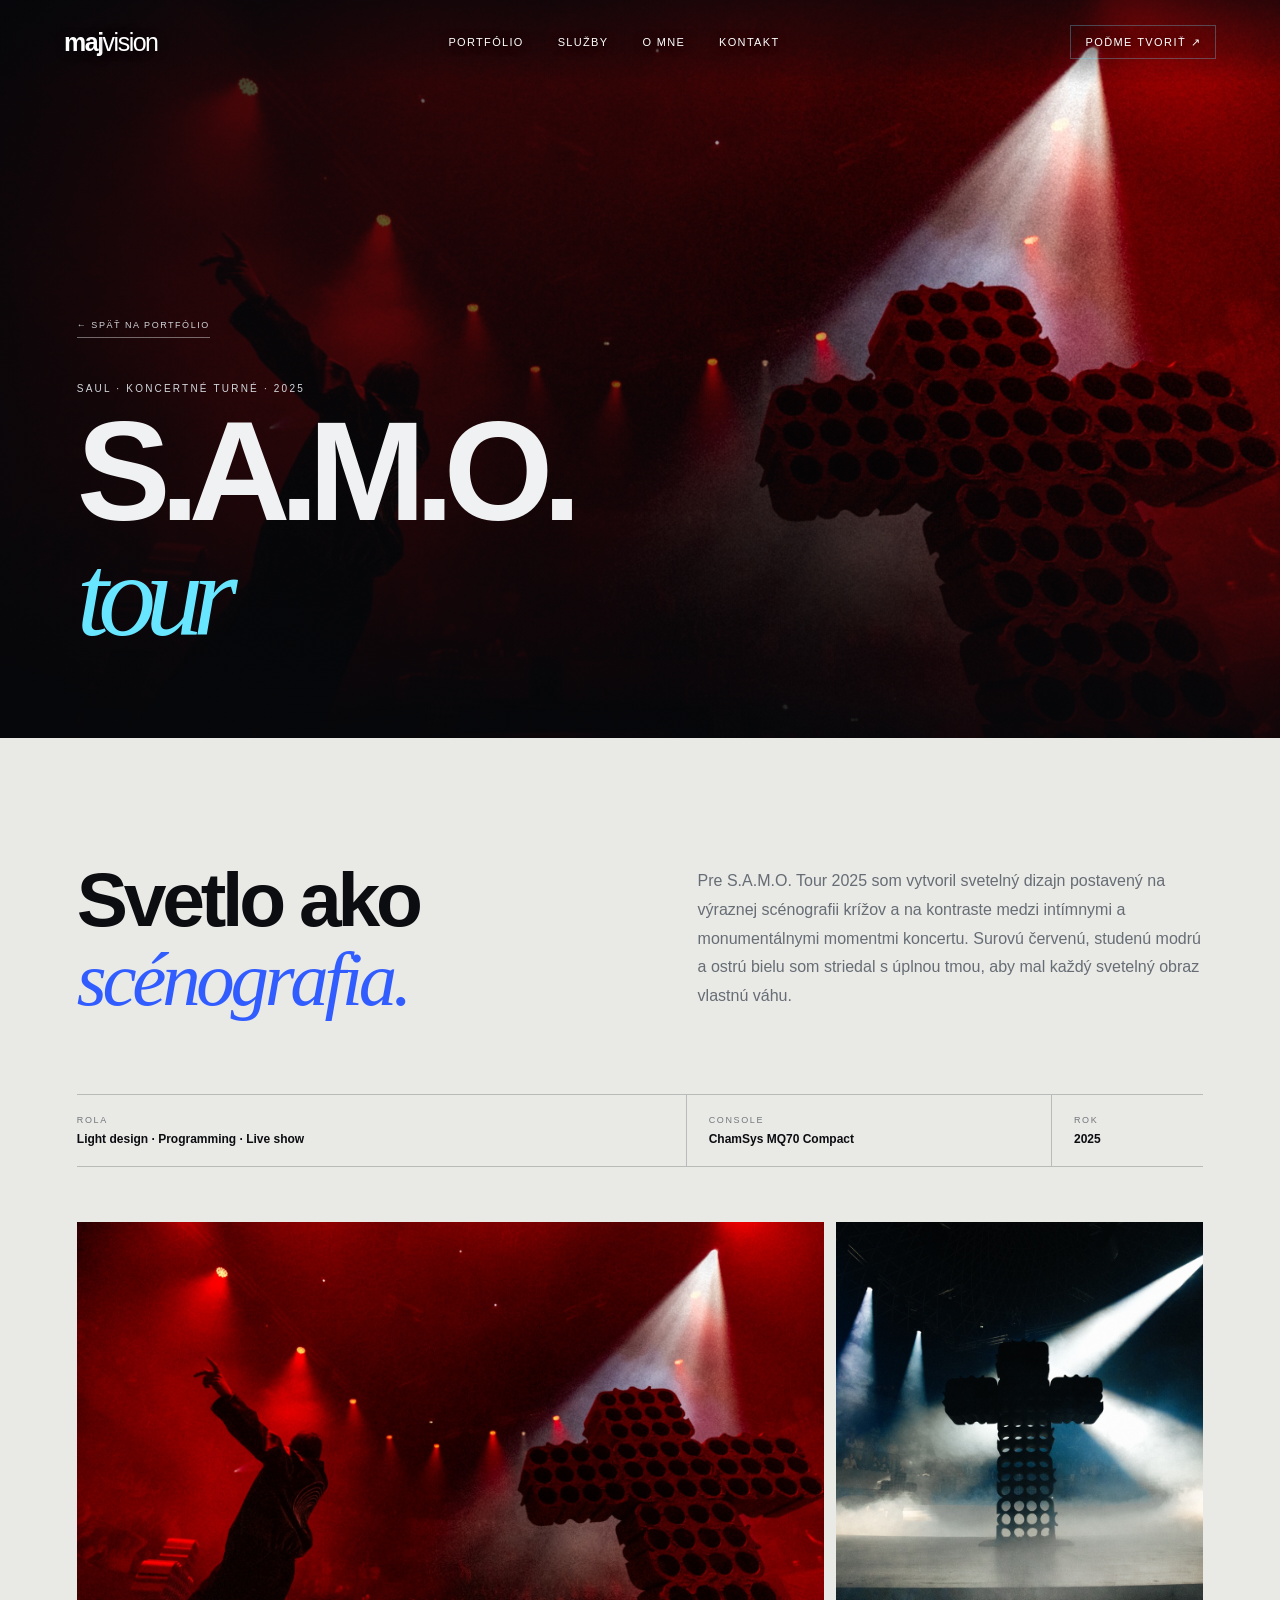
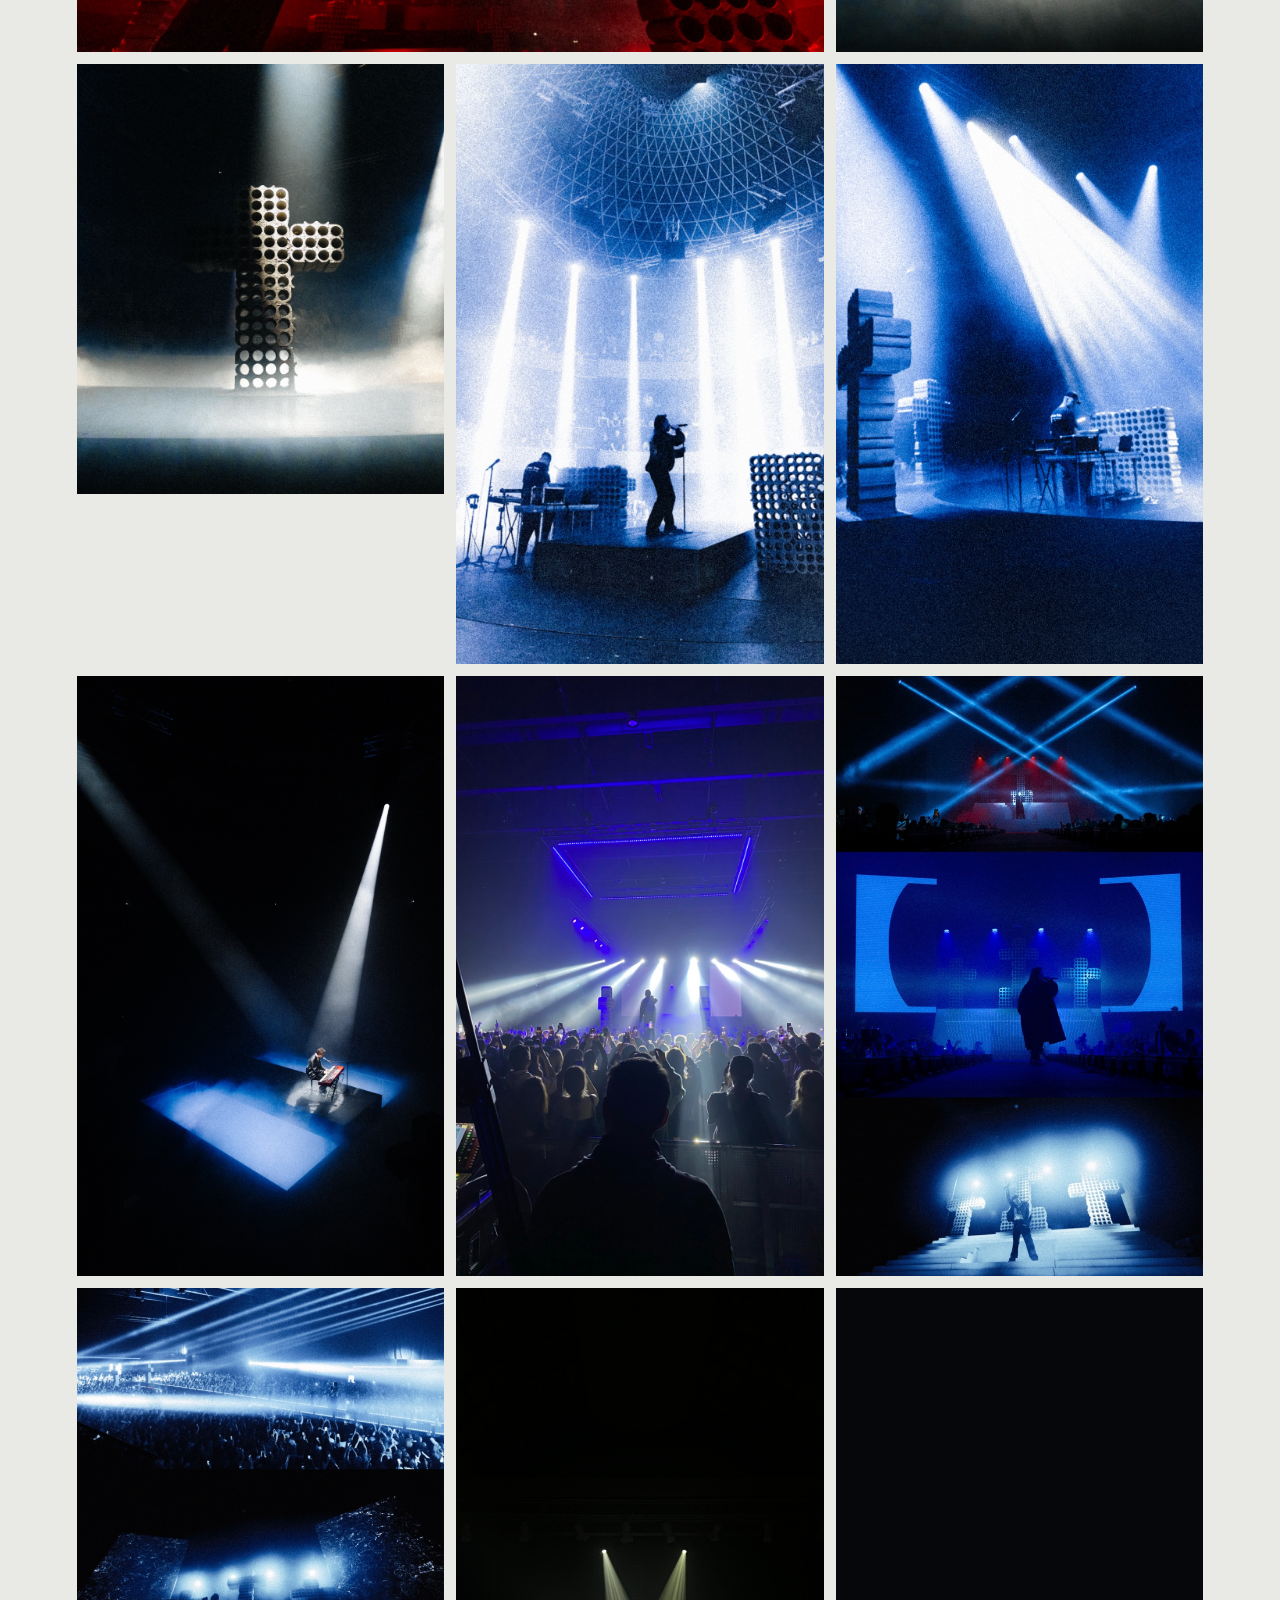
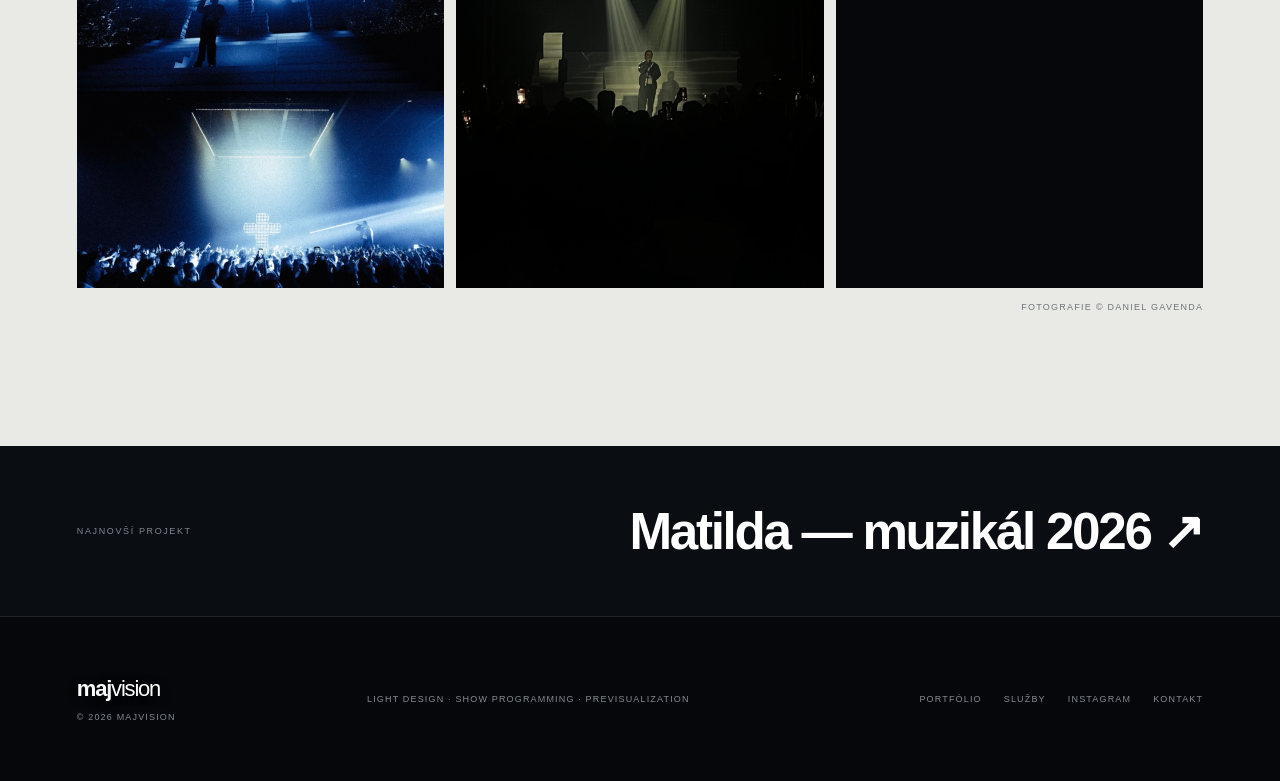
<file: projekty/samo-tour-2025/index.html>
<!doctype html>
<html lang="sk">
<head>
  <meta charset="utf-8">
  <meta name="viewport" content="width=device-width,initial-scale=1">
  <title>SAUL — S.A.M.O. Tour 2025 — majvision</title>
  <meta name="description" content="Svetelný dizajn, programovanie a živá obsluha koncertného turné SAUL — S.A.M.O. Tour 2025.">
  <meta property="og:title" content="SAUL — S.A.M.O. Tour 2025 — majvision">
  <meta property="og:description" content="Light design · Programming · Live show">
  <meta property="og:image" content="../../assets/saul-01.jpeg">
  <meta name="twitter:card" content="summary_large_image">
  <link rel="icon" href="../../assets/favicon.svg">
  <link rel="stylesheet" href="../../styles.css">
</head>
<body class="projectPage saulPage">
<header><a class="brand" href="../../">maj<span>vision</span></a><nav><a href="../../#work">Portfólio</a><a href="../../#services">Služby</a><a href="../../#about">O mne</a><a href="../../#contact">Kontakt</a></nav><a class="navCta" href="../../#contact">Poďme tvoriť ↗</a></header>

<main>
  <section class="projectHero" id="top">
    <img src="../../assets/saul-01.jpeg" alt="SAUL S.A.M.O. Tour 2025, červený svetelný obraz">
    <div class="projectHeroCopy"><a class="projectBack" href="../../#work">← Späť na portfólio</a><p class="kicker">SAUL · koncertné turné · 2025</p><h1>S.A.M.O.<br><em>tour</em></h1></div>
  </section>

  <section class="projectBody section">
    <div class="projectIntro"><h2>Svetlo ako<br><em>scénografia.</em></h2><p>Pre S.A.M.O. Tour 2025 som vytvoril svetelný dizajn postavený na výraznej scénografii krížov a na kontraste medzi intímnymi a monumentálnymi momentmi koncertu. Surovú červenú, studenú modrú a ostrú bielu som striedal s úplnou tmou, aby mal každý svetelný obraz vlastnú váhu.</p></div>
    <div class="projectMeta"><div><span>ROLA</span><b>Light design · Programming · Live show</b></div><div><span>CONSOLE</span><b>ChamSys MQ70 Compact</b></div><div><span>ROK</span><b>2025</b></div></div>
    <div class="saulGallery">
      <figure class="wide"><img src="../../assets/saul-01.jpeg" alt="SAUL S.A.M.O. Tour 2025, červený svetelný dizajn"></figure>
      <figure><img src="../../assets/saul-02.jpeg" alt="Silueta kríža vo svetelných lúčoch"></figure>
      <figure><img src="../../assets/saul-03.jpeg" alt="Biely svetelný obraz S.A.M.O. Tour"></figure>
      <figure class="portrait"><img src="../../assets/saul-04.jpeg" alt="SAUL na pódiu v bielych svetelných stĺpoch"></figure>
      <figure class="portrait"><img src="../../assets/saul-05.jpeg" alt="Modrý svetelný dizajn a scéna S.A.M.O. Tour"></figure>
      <figure class="portrait"><img src="../../assets/saul-06.jpeg" alt="Sólo klavír v kuželi svetla"></figure>
      <figure class="portrait"><img src="../../assets/saul-07.jpeg" alt="Live show z pozície pri svetelnom pulte"></figure>
      <figure class="portrait"><img src="../../assets/saul-08.jpeg" alt="Tri modré svetelné scény zo S.A.M.O. Tour"></figure>
      <figure class="portrait"><img src="../../assets/saul-09.jpeg" alt="Svetelné lúče, scéna a publikum"></figure>
      <figure class="portrait"><img src="../../assets/saul-10.jpeg" alt="SAUL pod dvojicou svetelných lúčov"></figure>
      <figure class="portrait video"><video src="../../assets/saul-11.mp4" autoplay muted loop playsinline controls aria-label="Video svetelnej show SAUL S.A.M.O. Tour 2025"></video></figure>
    </div>
    <p class="photoCredit">Fotografie © Daniel Gavenda</p>
  </section>

  <a class="nextProject" href="../matilda/"><span>Najnovší projekt</span><b>Matilda — muzikál 2026 ↗</b></a>
</main>

<footer><a class="brand" href="../../">maj<span>vision</span></a><p>Light design · Show programming · Previsualization</p><div><a href="../../#work">Portfólio</a><a href="../../#services">Služby</a><a href="https://instagram.com/majvision_" target="_blank" rel="noreferrer">Instagram</a><a href="../../#contact">Kontakt</a></div><span>© 2026 majvision</span></footer>
</body>
</html>
</file>
<file: styles.css>
:root{--black:#05070a;--paper:#e9e9e6;--blue:#315cff}*{box-sizing:border-box}html{scroll-behavior:smooth}body{margin:0;background:var(--black);color:#f0f1f2;font-family:Arial,Helvetica,sans-serif}a{color:inherit;text-decoration:none}header{height:84px;position:absolute;z-index:20;inset:0 0 auto;display:flex;align-items:center;justify-content:space-between;padding:0 5vw;border-bottom:1px solid #ffffff20}.brand{font-size:25px;font-weight:800;letter-spacing:-1.5px}.brand span{font-weight:300}nav{display:flex;gap:34px;font-size:11px;letter-spacing:.12em;text-transform:uppercase;color:#bbc0c6}nav a:hover{color:#fff}.navCta{font-size:11px;letter-spacing:.1em;text-transform:uppercase;border-bottom:1px solid;padding-bottom:8px}.hero{height:100vh;min-height:760px;position:relative;display:flex;align-items:center;overflow:hidden}.heroBg{position:absolute;inset:0;background:linear-gradient(90deg,#05070a 3%,#05070ad9 35%,transparent 68%),linear-gradient(0deg,#05070a,transparent 38%),url('assets/hero.png') center/cover no-repeat}.grid{position:absolute;inset:0;opacity:.09;background-image:linear-gradient(#fff1 1px,transparent 1px),linear-gradient(90deg,#fff1 1px,transparent 1px);background-size:12.5vw 100%}.heroCopy{position:relative;z-index:2;width:90%;max-width:1280px;margin:auto}.eyebrow,.kicker{font-size:10px;letter-spacing:.22em;text-transform:uppercase;color:#adb2b8}.hero h1{font-size:clamp(72px,9.5vw,150px);line-height:.83;letter-spacing:-.075em;margin:38px 0 32px;max-width:1000px}.hero h1 em,.section h2 em{font:italic 400 1em Georgia,serif;color:#7893ff}.lead{max-width:510px;color:#d9dde2;font-size:17px;line-height:1.7}.actions{display:flex;gap:12px;margin-top:38px}.btn{min-height:52px;display:inline-flex;align-items:center;justify-content:center;padding:0 24px;border:1px solid #ffffff45;background:transparent;color:inherit;text-transform:uppercase;letter-spacing:.13em;font-size:10px;cursor:pointer}.primary{background:var(--blue);border-color:var(--blue);color:#fff}.primary:hover{background:#476aff}.scroll{position:absolute;right:4vw;bottom:38px;font-size:9px;letter-spacing:.2em;color:#858d96}.section{padding:125px 6vw}.statement{background:#090c11;display:grid;grid-template-columns:1fr 3fr;gap:50px}.statement>div{display:grid;grid-template-columns:1.4fr 1fr;gap:7vw}.section h2{font-size:clamp(48px,6vw,88px);line-height:.98;letter-spacing:-.055em;margin:0}.statement h2 span{color:#6581ff}.statement div>p,.sectionHead>p,.servicesIntro>p,.aboutCopy>p,.contactTitle>p{color:#969da5;line-height:1.8;font-size:15px;max-width:510px}.work{background:var(--paper);color:#0b0d10}.work .kicker{color:#646a70}.sectionHead{display:flex;justify-content:space-between;align-items:flex-end;gap:40px;margin-bottom:62px}.sectionHead h2{margin-top:20px}.projects{display:grid;grid-template-columns:1.2fr .9fr .9fr;gap:14px}.project{height:520px;position:relative;overflow:hidden;background:#111;color:#fff}.project .light{position:absolute;inset:0;transition:transform .6s,filter .6s}.project:hover .light{transform:scale(1.05);filter:brightness(1.2)}.blue .light{background:radial-gradient(ellipse at 62% 42%,#b2c7ff 0 2%,transparent 4%),conic-gradient(from 200deg at 60% 45%,transparent,#164bff 10%,transparent 18%),radial-gradient(circle at 50% 70%,#142d87,#03050a 62%)}.red .light{background:linear-gradient(110deg,transparent 37%,#df2432 38% 39%,transparent 41%),linear-gradient(72deg,transparent 48%,#f06a35 49% 51%,transparent 52%),radial-gradient(circle at 50% 70%,#701220,#050507 65%)}.gold .light{background:conic-gradient(from 170deg at 48% 24%,transparent,#e9b04e 7%,transparent 13%),linear-gradient(#18140a,#050505)}.project:after{content:"";position:absolute;inset:0;background:linear-gradient(transparent 48%,#000d)}.project>b{position:absolute;z-index:2;right:18px;top:18px;font-size:10px;letter-spacing:.2em}.projectInfo{position:absolute;z-index:2;left:28px;bottom:27px}.projectInfo p{font-size:9px;letter-spacing:.2em;text-transform:uppercase;color:#aeb7c4}.projectInfo h3{font-size:25px;margin:8px 0}.projectInfo span{font-size:10px;color:#adb1b7}.note{font-size:10px;color:#6c7176;margin-top:18px}.services{background:#07090d;display:grid;grid-template-columns:1fr 1.35fr;gap:9vw}.servicesIntro{position:sticky;top:80px;align-self:start}.servicesIntro h2{margin:28px 0 36px}.serviceList article{display:grid;grid-template-columns:45px 1fr 25px;gap:20px;border-top:1px solid #ffffff20;padding:30px 0}.serviceList article:last-child{border-bottom:1px solid #ffffff20}.serviceList span{font-size:10px;color:#6d7580}.serviceList h3{font-size:24px;margin:0 0 12px}.serviceList p{margin:0;color:#8d949c;line-height:1.65;font-size:14px}.serviceList b{color:#6c88ff;font-weight:400}.about{background:#10141a;display:grid;grid-template-columns:1fr 1fr;gap:9vw;align-items:center}.aboutVisual{height:630px;position:relative;overflow:hidden;background:radial-gradient(circle at 50% 45%,#244bd8,transparent 20%),repeating-linear-gradient(100deg,transparent 0 12%,#1948ff70 12.3%,transparent 12.8% 20%),linear-gradient(145deg,#11192e,#030405 70%)}.aboutVisual:after{content:"";position:absolute;inset:0;background:linear-gradient(transparent,#0009)}.aboutVisual span{position:absolute;z-index:2;bottom:28px;left:28px;font-size:9px;line-height:1.7;letter-spacing:.2em;color:#a8b5db}.aboutCopy h2{margin:26px 0 38px}.tools{display:flex;flex-wrap:wrap;gap:8px;margin-top:34px}.tools span{border:1px solid #ffffff25;padding:10px 13px;font-size:9px;text-transform:uppercase;letter-spacing:.1em;color:#b8bec6}.contact{background:#e6e6e2;color:#0d0e10;display:grid;grid-template-columns:1fr 1fr;gap:9vw}.contact .kicker{color:#666}.contactTitle h2{margin:25px 0}.contactTitle h2 em{color:var(--blue)}.contactTitle>a{display:inline-block;margin-top:30px;font-weight:bold;border-bottom:1px solid}.contact form{display:grid;grid-template-columns:1fr 1fr;gap:22px}.contact label{font-size:9px;letter-spacing:.13em;text-transform:uppercase}.contact .full{grid-column:1/-1}.contact input,.contact select,.contact textarea{width:100%;border:0;border-bottom:1px solid #b6b7b4;background:transparent;border-radius:0;padding:14px 0;color:#111;font:14px Arial;margin-top:5px;outline:0}.contact input:focus,.contact select:focus,.contact textarea:focus{border-color:var(--blue)}.contact textarea{resize:vertical}.contact button{grid-column:1/-1;width:max-content;border:0}.success{grid-column:1/-1;color:#2145cc;font-size:13px}footer{min-height:165px;padding:42px 6vw;display:grid;grid-template-columns:1fr 2fr 1fr;gap:28px;align-items:center;border-top:1px solid #ffffff1c;background:#05070a;color:#858b93;font-size:9px;text-transform:uppercase;letter-spacing:.13em}footer .brand{color:#fff;text-transform:none;letter-spacing:-1.2px;font-size:22px}footer div{display:flex;gap:22px;justify-content:center}footer>span{text-align:right}
@media(max-width:900px){nav{display:none}.hero h1{font-size:16vw}.statement,.statement>div,.services,.about,.contact{grid-template-columns:1fr}.statement>div{gap:20px}.projects{grid-template-columns:1fr}.project{height:450px}.servicesIntro{position:static}.aboutVisual{height:480px}.contact form{margin-top:20px}footer{grid-template-columns:1fr}footer div{justify-content:flex-start}footer>span{text-align:left}.section{padding:95px 6vw}}
@media(max-width:560px){header{height:70px}.navCta{font-size:9px}.hero{min-height:700px}.hero h1{font-size:19vw}.lead{font-size:15px}.actions{flex-direction:column;width:max-content}.sectionHead{display:block}.sectionHead>p{margin-top:22px}.section h2{font-size:13vw}.contact form{grid-template-columns:1fr}.contact label{grid-column:1/-1}.project{height:390px}}
.projectMeta{display:grid;grid-template-columns:2fr 1.2fr .5fr;border-top:1px solid #b9bbb8;border-bottom:1px solid #b9bbb8;margin:-20px 0 42px}.projectMeta>div{padding:20px 22px 20px 0;display:flex;flex-direction:column;gap:7px}.projectMeta>div+div{border-left:1px solid #b9bbb8;padding-left:22px}.projectMeta span{font-size:9px;letter-spacing:.18em;color:#73777b}.projectMeta b{font-size:12px;font-weight:600}.saulGallery{display:grid;grid-template-columns:repeat(3,1fr);gap:12px}.saulGallery figure{margin:0;height:430px;overflow:hidden;background:#0b0c0f}.saulGallery figure.wide{grid-column:span 2}.saulGallery figure.portrait{height:600px}.saulGallery img{width:100%;height:100%;object-fit:cover;display:block;transition:transform .7s ease,filter .7s ease}.saulGallery figure:hover img{transform:scale(1.025);filter:brightness(1.08)}.photoCredit{text-align:right;font-size:9px;letter-spacing:.14em;text-transform:uppercase;color:#70757a;margin-top:14px}.contactTitle .instagram{display:block;width:max-content;margin-top:14px;font-size:12px;font-weight:400;color:#555;border-color:#999}
@media(max-width:900px){.saulGallery{grid-template-columns:1fr 1fr}.saulGallery figure.wide{grid-column:span 2}.saulGallery figure,.saulGallery figure.portrait{height:430px}}
@media(max-width:560px){.projectMeta{grid-template-columns:1fr}.projectMeta>div+div{border-left:0;border-top:1px solid #b9bbb8;padding-left:0}.saulGallery{grid-template-columns:1fr}.saulGallery figure.wide{grid-column:auto}.saulGallery figure,.saulGallery figure.portrait{height:420px}.saulGallery figure:first-child{height:280px}}
.process{background:#0c1016}.process>.kicker{margin-bottom:40px}.processGrid{display:grid;grid-template-columns:1fr 1fr;gap:18px}.processGrid article{background:#111720;padding-bottom:34px;overflow:hidden}.processGrid img{width:100%;height:440px;display:block;object-fit:cover;margin-bottom:28px}.processGrid article:first-child img{object-position:center 58%}.processGrid article:nth-child(2) img{object-position:center 55%}.processGrid span,.processGrid h3,.processGrid p{display:block;margin-left:30px;margin-right:30px}.processGrid span{font-size:9px;letter-spacing:.18em;color:#6f8cff}.processGrid h3{font-size:27px;margin-top:12px;margin-bottom:14px}.processGrid p{max-width:590px;color:#969da5;font-size:14px;line-height:1.75;margin-top:0;margin-bottom:0}
@media(max-width:900px){.processGrid{grid-template-columns:1fr}.processGrid img{height:420px}}
@media(max-width:560px){.processGrid img{height:300px}.processGrid span,.processGrid h3,.processGrid p{margin-left:22px;margin-right:22px}}
.about{padding-top:0;padding-bottom:0}.aboutVisual{height:auto;min-height:880px;align-self:stretch}.aboutCopy{padding-top:125px;padding-bottom:125px}
@media(max-width:900px){.aboutVisual{min-height:680px}.aboutCopy{padding-top:95px;padding-bottom:95px}}
.servicesPhotos{display:grid;grid-template-columns:1fr 1fr;gap:10px;margin-top:42px}.servicesPhotos img{display:block;width:100%;height:330px;object-fit:cover;object-position:center;background:#030405}.servicesPhotos img:first-child{object-position:center 42%}
@media(max-width:560px){.servicesPhotos img{height:270px}}
.contactVisual{display:block;width:100%;max-width:590px;height:250px;object-fit:cover;margin:38px 0 4px;background:#05070a}
@media(max-width:560px){.contactVisual{height:200px}}
header .brand,header nav,header .navCta{color:#102a5c}header nav a:hover{color:#244f9d}
.hero h1 em,.section h2 em,.statement h2 span,.serviceList b,.processGrid span,.success{color:#102a5c}
.statementPhotos{grid-column:1/-1;display:grid;grid-template-columns:1.45fr 1fr;gap:12px;margin-top:36px}.statementPhotos img{display:block;width:100%;height:480px;object-fit:cover;background:#030405}.statementPhotos img:first-child{object-position:center}.statementPhotos img:last-child{object-position:center 58%}
@media(max-width:560px){.statementPhotos{grid-template-columns:1fr}.statementPhotos img{height:330px}}
.hero h1 em,.section h2 em,.statement h2 span,.serviceList b,.processGrid span,.success,header .brand,header nav,header .navCta{color:#68e5ff}header nav a:hover{color:#b8f5ff}
.contactTitle{padding:56px;background:linear-gradient(90deg,#020713ed,#03152dc9),url('assets/contact-visual.jpeg') center/cover no-repeat;color:#fff}.contactTitle .kicker,.contactTitle>p{color:#d8e4ea}.contactTitle>a,.contactTitle .instagram{color:#fff;border-color:#ffffff90}.contactTitle h2 em{color:#68e5ff}
@media(max-width:560px){.contactTitle{padding:34px 24px}}
.work .sectionHead h2 em{color:#315cff}
.contact{background:linear-gradient(90deg,#020713ed,#03152ddd),url('assets/contact-visual.jpeg') center/cover no-repeat;color:#fff}.contactTitle{padding:0;background:none}.contact .kicker,.contactTitle>p{color:#d8e4ea}.contact form{background:#0207139e;padding:38px}.contact label{color:#d8e4ea}.contact input,.contact select,.contact textarea{color:#fff;border-color:#ffffff70}.contact input::placeholder,.contact textarea::placeholder{color:#d8e4eaaa}.contact select option{color:#111;background:#fff}
@media(max-width:560px){.contact form{padding:26px 20px}}
.saulGallery video{display:block;width:100%;height:100%;object-fit:cover;background:#05070a}
.formHoney{position:absolute!important;left:-9999px!important;width:1px!important;height:1px!important;opacity:0!important}
.heroCredit{position:absolute;z-index:3;left:18px;bottom:16px;font-size:9px;letter-spacing:.16em;text-transform:uppercase;color:#aeb4bd}.heroCredit:hover{color:#fff}
@media(max-width:560px){.heroCredit{left:12px;bottom:12px}.scroll{display:none}}
.aboutVisual{background-image:linear-gradient(0deg,#030405c7,transparent 58%),url('assets/process-creation.jpeg');background-position:center;background-size:cover;background-repeat:no-repeat}

.formStatus{grid-column:1/-1;margin:0;font-size:12px;line-height:1.6;color:#d8e4ea}.formStatus.ok{color:#8fb4ff}.formStatus.err{color:#ff9a9a}.contact button[disabled]{opacity:.55;cursor:progress}


/* Kontrast hero textu na uzkych displejoch: horizontalny gradient
   stmavuje len lavu cast, na mobile text presahuje do fotky. */
@media(max-width:900px){
.heroBg{background:linear-gradient(180deg,#05070ad9 0%,#05070a8f 30%,#05070ae3 68%,#05070a 100%),url('assets/hero.png') center/cover no-repeat}
.hero h1,.hero .lead,.hero .eyebrow{text-shadow:0 1px 14px rgba(5,7,10,.78)}
}

/* Hlavicka lezi nad fotkou - jemny scrim, aby bola navigacia citatelna
   aj ked je pod nou svetly reflektor. */
header{background:linear-gradient(180deg,#05070ab5 0%,#05070a5c 62%,transparent 100%)}
nav a,.navCta,.brand{text-shadow:0 1px 10px rgba(5,7,10,.72)}

/* Video v galerii je dekoracna slucka - ziadne ovladacie prvky */
.saulGallery video{width:100%;height:100%;object-fit:cover;display:block;pointer-events:none}
.saulGallery video::-webkit-media-controls,.saulGallery video::-webkit-media-controls-enclosure{display:none!important}

/* Footer ma styri polozky, ale tri stlpce - copyright preto padal do
   druheho riadku. Znacka a copyright patria pod seba vlavo. */
@media(min-width:901px){
footer{row-gap:10px}
footer .brand{grid-column:1;grid-row:1;align-self:end}
footer>span{grid-column:1;grid-row:2;text-align:left;align-self:start}
footer p{grid-column:2;grid-row:1/3;margin:0;align-self:center}
footer div{grid-column:3;grid-row:1/3;align-self:center;justify-content:flex-end}
}

/* Na mobile sa pri scrollovani schovava adresny riadok, tym rastie vyska
   viewportu - hero s vyskou 100vh sa zvacsi a pozadie (cover) sa prepocita,
   co vyzera ako roztiahnutie obrazka. Riesenie: hero drzi stabilnu svh
   (najmensi viewport), obrazok ma vysku lvh (najvacsi), takze sa pri
   schovani listy uz nema preco menit. Prebytok orezava overflow:hidden. */
@media(max-width:900px){
.hero{height:100svh;min-height:600px}
.heroBg{height:100lvh;min-height:100%;bottom:auto}
}

/* Lucide ikony (inline SVG) namiesto unicode sipok - rovnaka hrubka ttahu
   a zarovnanie vo vsetkych velkostiach pisma. Farbu dedia z textu. */
.ico{width:1em;height:1em;flex:none;fill:none;stroke:currentColor;stroke-width:2;stroke-linecap:round;stroke-linejoin:round;vertical-align:-.14em}
.navCta .ico,.contactTitle a .ico,.contact button .ico{width:1.15em;height:1.15em;margin-left:.35em}
.serviceList b .ico{width:19px;height:19px;stroke-width:1.8}
.scroll .ico{width:12px;height:12px;margin-left:.4em;vertical-align:-.2em}
.contact button{display:inline-flex;align-items:center}

/* Odstavce mali default margin 1em (15px), co je menej ako riadkovanie
   (1.8 = 27px) - odstavce preto splyvali. Vlastny rytmus je citatelnejsi. */
.aboutCopy>p,.contactTitle>p,.statement div>p,.servicesIntro>p{margin:0}
.aboutCopy>p+p,.contactTitle>p+p,.statement div>p+p,.servicesIntro>p+p{margin-top:22px}

/* Sekcia "Ako pracujem" mala prvy stlpec rezervovany len pre kicker,
   cim sa cely obsah odsadil od laveho okraja. Kicker patri nad nadpis. */
@media(min-width:901px){
.statement{grid-template-columns:1fr;gap:0}
.statement>.kicker{margin:0 0 26px}
}

/* ---------- Kontakt: informacie ----------
   Bez podciarknutia - e-mail a Instagram ako samostatne riadky s ikonou,
   podfarbenie a posun sipky az pri hoveri. */
.contactTitle>a,.contactTitle .instagram{
  display:flex;align-items:center;gap:10px;width:max-content;
  border-bottom:0;border:1px solid #ffffff1f;border-radius:10px;
  padding:12px 16px;background:#ffffff0a;color:#fff;
  font-weight:500;letter-spacing:0;text-transform:none;
  transition:background .2s ease,border-color .2s ease}
.contactTitle>a{margin-top:30px;font-size:16px}
.contactTitle .instagram{margin-top:10px;font-size:14px;color:#c8d2da;font-weight:400}
.contactTitle>a:hover,.contactTitle .instagram:hover{background:#ffffff14;border-color:#68e5ff59}
.contactTitle>a .ico,.contactTitle .instagram .ico{
  margin-left:auto;opacity:.7;transition:transform .2s ease,opacity .2s ease}
.contactTitle>a:hover .ico,.contactTitle .instagram:hover .ico{transform:translate(2px,-2px);opacity:1}

/* ---------- Kontakt: formularove komponenty ----------
   Vizualny jazyk shadcn/ui prepisany do cistej CSS: jednotna vyska,
   zaoblenie 8px, jemne orámovanie, tlmeny popisok, focus ring. */
.contact form{gap:18px}
.contact label{
  display:flex;flex-direction:column;gap:7px;
  font-size:11px;letter-spacing:.04em;text-transform:none;
  font-weight:500;color:#e2e9ee}
.contact input,.contact select,.contact textarea{
  width:100%;margin-top:0;
  min-height:42px;padding:10px 13px;
  border:1px solid #ffffff26;border-radius:8px;
  background:#ffffff0d;color:#fff;
  font:14px/1.45 Arial,Helvetica,sans-serif;
  outline:0;transition:border-color .15s ease,box-shadow .15s ease,background .15s ease}
.contact input::placeholder,.contact textarea::placeholder{color:#ffffff5c}
.contact input:hover,.contact select:hover,.contact textarea:hover{border-color:#ffffff3d}
.contact input:focus-visible,.contact select:focus-visible,.contact textarea:focus-visible,
.contact input:focus,.contact select:focus,.contact textarea:focus{
  border-color:#68e5ff;box-shadow:0 0 0 3px #68e5ff2e;background:#ffffff12}
.contact textarea{min-height:120px;padding-top:12px;resize:vertical}

/* select: skryty nativny sipka, vlastna (lucide chevron-down) */
.contact select{
  appearance:none;-webkit-appearance:none;padding-right:38px;cursor:pointer;
  background-image:url("data:image/svg+xml;charset=utf-8,%3Csvg xmlns='http://www.w3.org/2000/svg' viewBox='0 0 24 24' fill='none' stroke='%23ffffff' stroke-width='2' stroke-linecap='round' stroke-linejoin='round' opacity='.65'%3E%3Cpath d='m6 9 6 6 6-6'/%3E%3C/svg%3E");
  background-repeat:no-repeat;background-position:right 12px center;background-size:16px}
.contact select:invalid{color:#ffffff5c}
.contact select option{color:#0d0e10;background:#f4f6f8}

/* tlacidlo v rytme poli */
.contact button{min-height:44px;border-radius:8px;padding:0 20px;letter-spacing:.1em}

/* ---------- Custom select (shadcn-style) ----------
   Natívny <select> vykresľuje dropdown operačný systém a nedá sa
   ostylovať. Tento komponent je vlastný listbox s ARIA rolami. */
.contact .field{display:flex;flex-direction:column;gap:7px}
.contact .lbl{font-size:11px;letter-spacing:.04em;font-weight:500;color:#e2e9ee}
.sel{position:relative}
.selTrigger{
  display:flex;align-items:center;gap:10px;width:100%;
  min-height:42px;padding:10px 13px;
  border:1px solid #ffffff26;border-radius:8px;
  background:#ffffff0d;color:#ffffff5c;
  font:14px/1.45 Arial,Helvetica,sans-serif;text-align:left;
  cursor:pointer;text-transform:none;letter-spacing:0;
  transition:border-color .15s ease,box-shadow .15s ease,background .15s ease}
.sel.hasValue .selTrigger{color:#fff}
.selTrigger:hover{border-color:#ffffff3d}
.selTrigger:focus-visible,.sel.isOpen .selTrigger{
  border-color:#68e5ff;box-shadow:0 0 0 3px #68e5ff2e;background:#ffffff12;outline:0}
.selValue{flex:1;overflow:hidden;text-overflow:ellipsis;white-space:nowrap}
.selChevron{width:16px;height:16px;opacity:.65;transition:transform .18s ease}
.sel.isOpen .selChevron{transform:rotate(180deg)}

.selList{
  position:absolute;z-index:30;top:calc(100% + 6px);left:0;right:0;
  margin:0;padding:5px;list-style:none;max-height:260px;overflow:auto;
  border:1px solid #ffffff1f;border-radius:10px;
  background:#0c1219f2;backdrop-filter:blur(12px);
  box-shadow:0 16px 40px #00000073;
  animation:selIn .13s ease}
@keyframes selIn{from{opacity:0;transform:translateY(-4px)}to{opacity:1;transform:none}}
.selOption{
  padding:9px 11px;border-radius:6px;cursor:pointer;
  font:14px/1.4 Arial,Helvetica,sans-serif;color:#dbe3ea;
  text-transform:none;letter-spacing:0}
.selOption.isActive{background:#ffffff14;color:#fff}
.selOption[aria-selected="true"]{color:#68e5ff}
.selOption[aria-selected="true"]:after{content:"✓";float:right;opacity:.9}
@media(prefers-reduced-motion:reduce){.selList{animation:none}.selChevron{transition:none}}

/* ---------- Zjednotenie s badge jazykom stranky ----------
   Ostre rohy, 1px #ffffff25 ramik, mikro-popisky 9px uppercase -
   rovnake tokeny ako .tools span a .projectMeta. */
.contact input,.contact select,.contact textarea,
.selTrigger,.selList,.selOption,
.contactTitle>a,.contactTitle .instagram,
.contact button,.btn{border-radius:0}

/* tensie tlacidla */
.btn{min-height:42px}
.contact button{min-height:40px;padding:0 20px}

/* jednotny ramik */
.contact input,.contact select,.contact textarea,.selTrigger,
.contactTitle>a,.contactTitle .instagram{border-color:#ffffff25}
.selList{border-color:#ffffff25}

/* popisky poli ako mikro-badge text */
.contact label,.contact .lbl{
  font-size:9px;text-transform:uppercase;letter-spacing:.1em;
  font-weight:400;color:#b8bec6}

/* kontaktne odkazy: badge ramik, text ostava citatelny */
.contactTitle>a,.contactTitle .instagram{padding:11px 14px;background:transparent}
.contactTitle>a:hover,.contactTitle .instagram:hover{background:#ffffff0d;border-color:#ffffff45}

/* dropdown: ostry panel, polozky bez zaoblenia */
.selList{padding:0;background:#0c1219f7}
.selOption{padding:10px 13px;font-size:11px;text-transform:uppercase;letter-spacing:.1em;color:#b8bec6}
.selOption.isActive{background:#ffffff14;color:#fff}
.selTrigger{font-size:11px;text-transform:uppercase;letter-spacing:.1em}

/* tesnejsi focus ring k ostrym rohom */
.contact input:focus,.contact select:focus,.contact textarea:focus,
.contact input:focus-visible,.contact textarea:focus-visible,
.selTrigger:focus-visible,.sel.isOpen .selTrigger{box-shadow:0 0 0 2px #68e5ff33}

/* .contact button{border:0;width:max-content} plati aj na trigger selectu
   a ma vyssiu specificitu - trigger preto potrebuje vlastne pravidlo. */
.contact .selTrigger{width:100%;border:1px solid #ffffff25;grid-column:auto;justify-content:flex-start}
.contact .selTrigger:hover{border-color:#ffffff45}
.contact .selTrigger:focus-visible,.contact .sel.isOpen .selTrigger{
  border-color:#68e5ff;box-shadow:0 0 0 2px #68e5ff33}

/* tlacidlo je grid polozka a stretch ho natahoval nad min-height */
.contact button.btn{height:40px;min-height:0;align-self:start}

/* ---------- Kontaktne odkazy: jasny typ ciela ----------
   Veduca ikona (mail / instagram) + mikro-popisok povie, kam odkaz vedie;
   hodnota ostava citatelna. Sipka vpravo znaci odchod zo stranky. */
.contactTitle>a,.contactTitle .instagram{
  display:grid;grid-template-columns:auto 1fr auto;align-items:center;
  gap:14px;width:100%;max-width:390px;padding:13px 15px}
.contactTitle .contactIco{width:19px;height:19px;opacity:.75}
.contactTitle>a:hover .contactIco,.contactTitle .instagram:hover .contactIco{opacity:1;color:#68e5ff}
.contactText{display:flex;flex-direction:column;gap:3px;min-width:0}
.contactLabel{font-size:9px;text-transform:uppercase;letter-spacing:.1em;color:#8e99a4}
.contactValue{font-size:15px;letter-spacing:0;text-transform:none;color:#fff;
  overflow:hidden;text-overflow:ellipsis;white-space:nowrap}
.contactTitle .instagram .contactValue{font-size:14px;color:#dbe3ea}
.contactTitle>a .ico:last-child,.contactTitle .instagram .ico:last-child{margin-left:0}

/* hlavicka bez spodnej linky */
header{border-bottom:0}

/* ---------- Zarovnanie spodku hero sekcie ----------
   Kredit a scroll indikator zdielaju uctovnicu aj okrajovy odstup 5vw,
   co je ten isty inset ako ma hlavicka a hero text. */
.heroCredit{left:5vw;bottom:30px}
.scroll{right:5vw;bottom:30px;display:inline-flex;align-items:center;gap:8px}

/* ---------- Nav CTA ako badge ----------
   Podciarknuty text posobil ako obycajny odkaz; badge ramik ho odlisi
   od navigacie a drzi sa jazyka stranky (ostre rohy, 9px uppercase). */
.navCta{
  display:inline-flex;align-items:center;gap:9px;height:34px;
  padding:0 14px;border:1px solid #68e5ff4d;border-radius:0;
  letter-spacing:.13em;line-height:1;
  transition:background .2s ease,border-color .2s ease}
.navCta:hover{background:#68e5ff14;border-color:#68e5ff}
.navCta .ico{width:12px;height:12px;margin-left:0;transition:transform .2s ease}
.navCta:hover .ico{transform:translate(2px,-2px)}

/* ---------- Odhalovanie pri scrollovani ----------
   Len opacity + translate (kompozitor), ziadny layout reflow.
   Bez JS alebo pri prefers-reduced-motion sa nic neskryva. */
.reveal{opacity:0;transform:translateY(14px);
  transition:opacity .55s cubic-bezier(.22,.61,.36,1) var(--d,0ms),
             transform .55s cubic-bezier(.22,.61,.36,1) var(--d,0ms);
  will-change:opacity,transform}
.reveal.isIn{opacity:1;transform:none}
@media(prefers-reduced-motion:reduce){
  .reveal{opacity:1;transform:none;transition:none}
}

/* ---------- Mobilna navigacia ----------
   nav bola na mobile display:none - stranka nemala ziadne menu a jedina
   cesta k sekciam bolo 15 obrazoviek scrollovania. */
.navToggle{display:none;align-items:center;justify-content:center;
  width:42px;height:42px;margin-right:-10px;
  border:0;background:transparent;color:inherit;cursor:pointer}
.navToggle .ico{width:22px;height:22px}
.navToggle .ico path{transition:transform .25s ease,opacity .2s ease;transform-origin:center}

@media(max-width:900px){
  .navToggle{display:inline-flex}
  nav{
    display:flex;flex-direction:column;justify-content:center;gap:4px;
    position:fixed;inset:0;z-index:30;
    padding:0 8vw;background:#05070af7;backdrop-filter:blur(14px);
    opacity:0;visibility:hidden;transition:opacity .25s ease,visibility .25s}
  body.navOpen nav{opacity:1;visibility:visible}
  nav a{
    padding:18px 0;border-bottom:1px solid #ffffff14;
    font-size:15px;letter-spacing:.14em;color:#fff;
    transform:translateY(8px);opacity:0;transition:transform .3s ease,opacity .3s ease}
  body.navOpen nav a{transform:none;opacity:1}
  body.navOpen nav a:nth-child(1){transition-delay:.05s}
  body.navOpen nav a:nth-child(2){transition-delay:.1s}
  body.navOpen nav a:nth-child(3){transition-delay:.15s}
  body.navOpen nav a:nth-child(4){transition-delay:.2s}
  body.navOpen{overflow:hidden}
  body.navOpen .navToggle{position:relative;z-index:31}
  body.navOpen .navBar1{transform:translateY(6px) rotate(45deg)}
  body.navOpen .navBar2{opacity:0}
  body.navOpen .navBar3{transform:translateY(-6px) rotate(-45deg)}
  .navCta{display:none}
}

/* dotykove plochy: 11px vysoke odkazy v paticke boli pod hranicou 44px */
@media(max-width:900px){
  footer div{flex-wrap:wrap;gap:0 22px}
  footer div a{display:inline-flex;align-items:center;min-height:44px}
  footer .brand{min-height:44px;display:inline-flex;align-items:center}
  .heroCredit{padding:8px 0}
}
@media(prefers-reduced-motion:reduce){
  nav,nav a,.navToggle .ico path{transition:none}
}

/* Portfolio highlights + project subpages (Matilda) */
/* Portfolio highlights */
.portfolioHead{margin-bottom:46px}.portfolioGrid{display:grid;grid-template-columns:1.08fr .92fr;gap:14px}.portfolioCard{position:relative;display:block;height:620px;overflow:hidden;background:#07090d;color:#fff}.portfolioCard:after{content:"";position:absolute;inset:0;background:linear-gradient(180deg,#02030515 25%,#020305e8 100%)}.portfolioCard img{width:100%;height:100%;object-fit:cover;display:block;transition:transform .75s ease,filter .75s ease}.portfolioCard:hover img{transform:scale(1.035);filter:brightness(1.08)}.portfolioFlag{position:absolute;z-index:2;top:24px;left:25px;padding:9px 11px;background:#05070ab8;font-size:9px;letter-spacing:.17em;text-transform:uppercase}.matildaCard .portfolioFlag{background:#b52330e8}.portfolioCardCopy{position:absolute;z-index:2;left:30px;right:30px;bottom:30px}.portfolioCardCopy p{margin:0 0 11px;color:#c7ccd2;font-size:9px;letter-spacing:.18em;text-transform:uppercase}.portfolioCardCopy h3{margin:0 0 13px;font-size:clamp(35px,4vw,62px);line-height:.9;letter-spacing:-.055em}.matildaCard .portfolioCardCopy h3{color:#ff4655}.portfolioCardCopy span{display:block;color:#c8cdd3;font-size:11px}.portfolioCardCopy b{display:inline-block;margin-top:24px;padding-bottom:6px;border-bottom:1px solid #ffffff70;font-size:9px;font-weight:500;letter-spacing:.16em;text-transform:uppercase}

/* Project subpages */
.projectPage header .brand,.projectPage header nav,.projectPage header .navCta{color:#fff}.projectPage header nav a:hover{color:#fff}.projectHero{position:relative;min-height:82vh;display:flex;align-items:flex-end;overflow:hidden;background:#05070a}.projectHero>img{position:absolute;inset:0;width:100%;height:100%;object-fit:cover}.projectHero:after{content:"";position:absolute;inset:0;background:linear-gradient(90deg,#05070ae8 0,#05070a7d 48%,transparent 78%),linear-gradient(0deg,#05070ae8 0,transparent 54%)}.projectHeroCopy{position:relative;z-index:2;width:100%;padding:180px 6vw 75px}.projectBack{display:inline-block;margin-bottom:35px;color:#d0d4d8;font-size:9px;letter-spacing:.17em;text-transform:uppercase;border-bottom:1px solid #ffffff65;padding-bottom:7px}.projectHero .kicker{color:#d4d8dd}.projectHero h1{max-width:1200px;margin:20px 0 0;font-size:clamp(72px,11vw,168px);line-height:.82;letter-spacing:-.075em}.projectHero h1 em{font:italic 400 .82em Georgia,serif;color:#68e5ff}.matildaPage .projectHero h1 em{color:#ff4655}.projectBody{background:var(--paper);color:#0b0d10}.projectIntro{display:grid;grid-template-columns:1fr 1fr;gap:9vw;align-items:start;margin-bottom:70px}.projectIntro h2{font-size:clamp(46px,6vw,84px);line-height:.95;letter-spacing:-.055em;margin:0}.projectIntro h2 em{font:italic 400 1em Georgia,serif;color:#315cff}.matildaPage .projectIntro h2 em{color:#d8323f}.projectIntro p{max-width:590px;margin:4px 0 0;color:#666d74;font-size:16px;line-height:1.8}.matildaMeta{grid-template-columns:1.55fr 1fr 1fr .72fr}.projectPage .projectMeta{margin:0 0 55px}.matildaGallery{display:grid;grid-template-columns:repeat(2,minmax(0,1fr));gap:12px}.matildaGallery figure{margin:0;aspect-ratio:3/2;overflow:hidden;background:#0b0c0f}.matildaGallery figure.wide{grid-column:1/-1;aspect-ratio:16/9}.matildaGallery img{display:block;width:100%;height:100%;object-fit:cover;transition:transform .7s ease,filter .7s ease}.matildaGallery figure:hover img{transform:scale(1.025);filter:brightness(1.08)}.nextProject{display:flex;justify-content:space-between;align-items:center;gap:35px;padding:55px 6vw;background:#0a0d12;color:#fff}.nextProject span{font-size:9px;letter-spacing:.18em;text-transform:uppercase;color:#7f8790}.nextProject b{font-size:clamp(26px,4vw,54px);letter-spacing:-.045em}.nextProject:hover b{color:#68e5ff}
@media(max-width:900px){.portfolioGrid{grid-template-columns:1fr}.portfolioCard{height:530px}.projectIntro{grid-template-columns:1fr;gap:30px}.matildaMeta{grid-template-columns:1fr 1fr}.matildaMeta>div:nth-child(3){border-left:0;border-top:1px solid #b9bbb8;padding-left:0}.matildaMeta>div:nth-child(4){border-top:1px solid #b9bbb8}}
@media(max-width:560px){.portfolioCard{height:440px}.portfolioCardCopy{left:22px;right:22px;bottom:23px}.portfolioCardCopy h3{font-size:13vw}.projectHero{min-height:720px}.projectHeroCopy{padding:150px 6vw 55px}.projectHero h1{font-size:20vw}.projectBody{padding-top:85px}.matildaMeta{grid-template-columns:1fr}.matildaMeta>div:nth-child(3){padding-left:0}.matildaGallery{grid-template-columns:1fr}.matildaGallery figure.wide{grid-column:auto;aspect-ratio:3/2}.nextProject{align-items:flex-start;flex-direction:column}}
</file>
